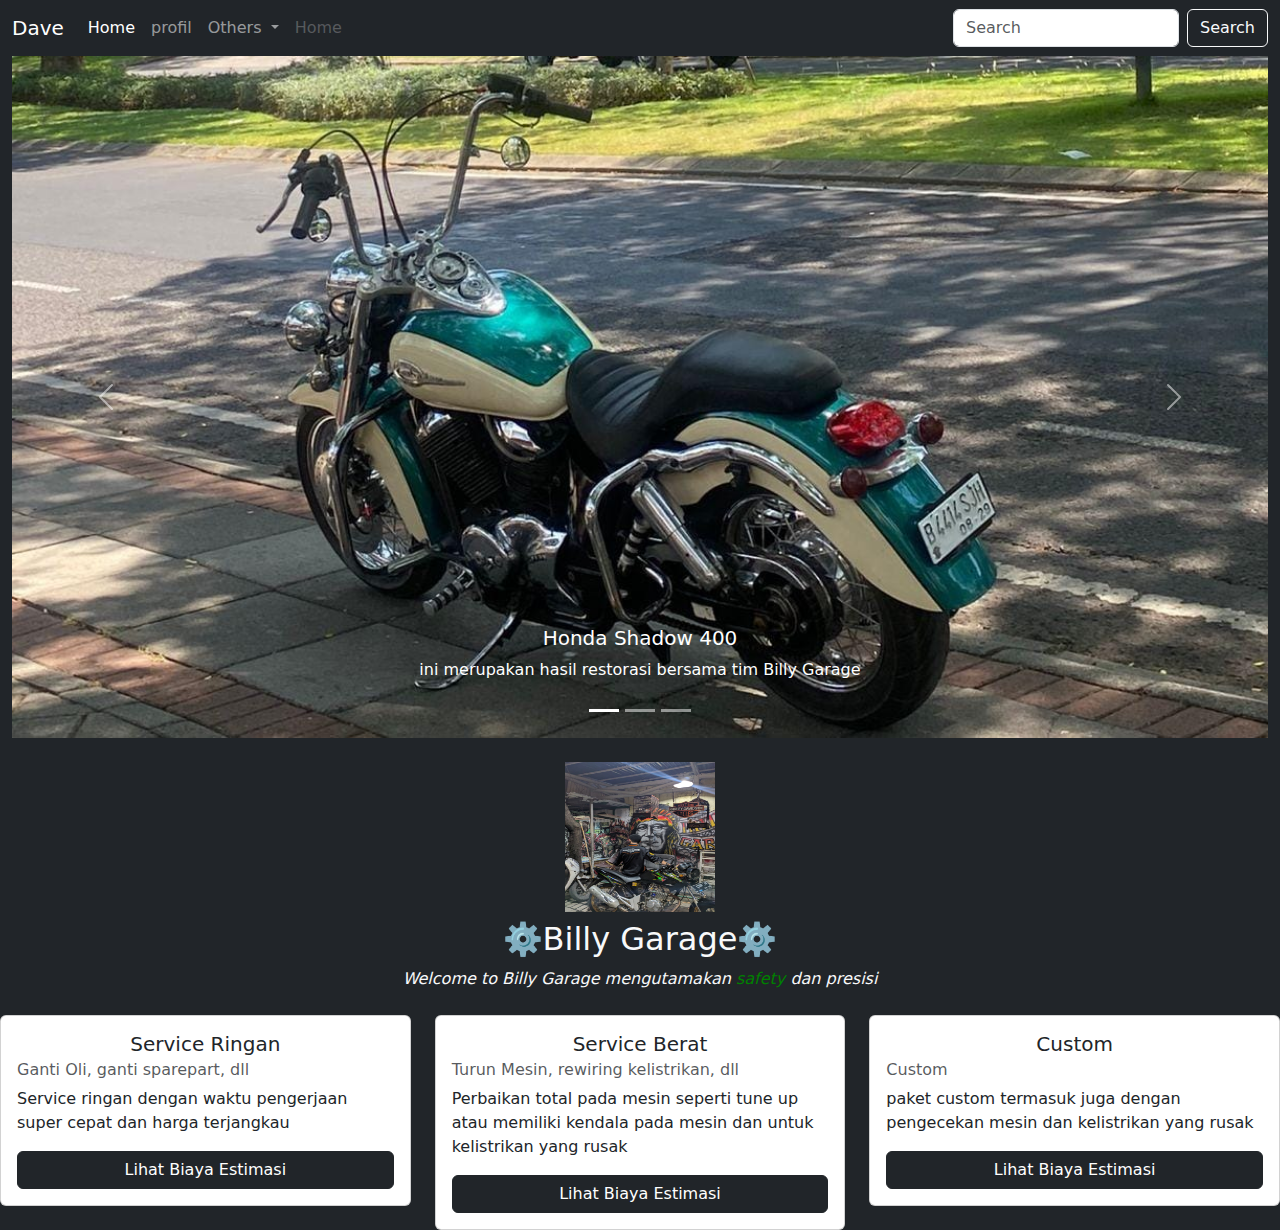
<file: index.html>
<!DOCTYPE html>
<html lang="en">
  <head>
    <meta charset="UTF-8" />
    <meta name="viewport" content="width=device-width, initial-scale=1.0" />
    <title>Dave</title>
    <link rel="stylesheet" href="bootstrap-5.3.8-dist/css/bootstrap.css" />
  </head>
  <body class="bg-dark">
    <nav
      class="navbar navbar-expand-lg navbar-dark bg-dark text-light sticky-top"
    >
      <div class="container-fluid">
        <a class="navbar-brand" href="#">Dave</a>
        <button
          class="navbar-toggler"
          type="button"
          data-bs-toggle="collapse"
          data-bs-target="#navbarSupportedContent"
          aria-controls="navbarSupportedContent"
          aria-expanded="false"
          aria-label="Toggle navigation"
        >
          <span class="navbar-toggler-icon"></span>
        </button>
        <div class="collapse navbar-collapse" id="navbarSupportedContent">
          <ul class="navbar-nav me-auto mb-2 mb-lg-0">
            <li class="nav-item">
              <a class="nav-link active" aria-current="page" href="/">Home</a>
            </li>
            <li class="nav-item">
              <a class="nav-link" href="/profil">profil</a>
            </li>
            <li class="nav-item dropdown">
              <a
                class="nav-link dropdown-toggle"
                href="#"
                role="button"
                data-bs-toggle="dropdown"
                aria-expanded="false"
              >
                Others
              </a>
              <ul class="dropdown-menu">
                <li>
                  <a class="dropdown-item" href="/service_ringan">service ringan</a>
                </li>
                <li>
                  <a class="dropdown-item" href="/service_berat">service berat</a>
                </li>
                <li><a class="dropdown-item" href="/custom">custom</a></li>
                <li><hr class="dropdown-divider" /></li>
              </ul>
            </li>
            <li class="nav-item">
              <a class="nav-link disabled" aria-disabled="true">Home</a>
            </li>
          </ul>
          <form class="d-flex" role="search">
            <input
              class="form-control me-2"
              type="search"
              placeholder="Search"
              aria-label="Search"
            />
            <button class="btn btn-outline-light" type="submit">Search</button>
          </form>
        </div>
      </div>
    </nav>

    <div class="container-fluid bg-dark text-light">
      <div id="carouselExampleCaptions" class="carousel slide">
        <div class="carousel-indicators">
          <button
            type="button"
            data-bs-target="#carouselExampleCaptions"
            data-bs-slide-to="0"
            class="active"
            aria-current="true"
            aria-label="Slide 1"
          ></button>
          <button
            type="button"
            data-bs-target="#carouselExampleCaptions"
            data-bs-slide-to="1"
            aria-label="Slide 2"
          ></button>
          <button
            type="button"
            data-bs-target="#carouselExampleCaptions"
            data-bs-slide-to="2"
            aria-label="Slide 3"
          ></button>
        </div>
        <div class="carousel-inner">
          <div class="carousel-item active">
            <img
              src="image/shadow.jpg"
              class="d-block w-100"
              alt="..."
              style="height: auto"
            />
            <div class="carousel-caption">
              <h5>Honda Shadow 400</h5>
              <p>ini merupakan hasil restorasi bersama tim Billy Garage</p>
            </div>
          </div>
          <div class="carousel-item">
            <img src="image/cb400.jpg" class="d-block w-100" alt="..." />
            <div class="carousel-caption">
              <h5>Honda CB 400</h5>
              <p>
                ini adalah hasil project restorasi dan custom bersama tim Billy
                Garage
              </p>
            </div>
          </div>
          <div class="carousel-item">
            <img src="image/gs500.jpg" class="d-block w-100" alt="..." />
            <div class="carousel-caption">
              <h5>Chooper basic Suzuki Gs 500</h5>
              <p>
                project custom yang masih berjalan dengan progres 90% bersama
                tim Bily Garage
              </p>
            </div>
          </div>
        </div>
        <button
          class="carousel-control-prev"
          type="button"
          data-bs-target="#carouselExampleCaptions"
          data-bs-slide="prev"
        >
          <span class="carousel-control-prev-icon" aria-hidden="true"></span>
          <span class="visually-hidden">Previous</span>
        </button>
        <button
          class="carousel-control-next"
          type="button"
          data-bs-target="#carouselExampleCaptions"
          data-bs-slide="next"
        >
          <span class="carousel-control-next-icon" aria-hidden="true"></span>
          <span class="visually-hidden">Next</span>
        </button>
      </div>

      <div class="row text-center align-items-center mt-4">
        <div class="col-12">
          <img src="/image/BillyGarage.jpg" width="150" height="150" />
          <h2 class="mt-2">⚙️Billy Garage⚙️</h2>
          <i
            >Welcome to Billy Garage mengutamakan
            <span style="color: green">safety</span> dan presisi</i
          >
        </div>
      </div>
    </div>

    <div class="bg-dark row text-dark">
      <div class="col-sm-4 g-4">
        <div class="card">
          <div class="card-body">
            <h5 class="card-title text-center">Service Ringan</h5>
            <h6 class="card-subtitle mb-2 text-body-secondary">
              Ganti Oli, ganti sparepart, dll
            </h6>
            <p class="card-text">
              Service ringan dengan waktu pengerjaan super cepat dan harga
              terjangkau
            </p>
            <a href="/service_ringan" class="btn btn-dark d-block"
              >Lihat Biaya Estimasi</a
            >
          </div>
        </div>
      </div>
      <div class="col-sm-4 g-4">
        <div class="card">
          <div class="card-body">
            <h5 class="card-title text-center">Service Berat</h5>
            <h6 class="card-subtitle mb-2 text-body-secondary">
              Turun Mesin, rewiring kelistrikan, dll
            </h6>
            <p class="card-text">
              Perbaikan total pada mesin seperti tune up atau memiliki kendala
              pada mesin dan untuk kelistrikan yang rusak
            </p>
            <a href="/service_berat" class="btn btn-dark d-block"
              >Lihat Biaya Estimasi</a
            >
          </div>
        </div>
      </div>
      <div class="col-sm-4 g-4">
        <div class="card">
          <div class="card-body">
            <h5 class="card-title text-center">Custom</h5>
            <h6 class="card-subtitle mb-2 text-body-secondary">Custom</h6>
            <p class="card-text">
              paket custom termasuk juga dengan pengecekan mesin dan kelistrikan
              yang rusak
            </p>
            <a href="/custom" class="btn btn-dark d-block">Lihat Biaya Estimasi</a>
          </div>
        </div>
      </div>
    </div>
    <script src="bootstrap-5.3.8-dist/js/bootstrap.bundle.min.js"></script>
  </body>
</html>
</file>
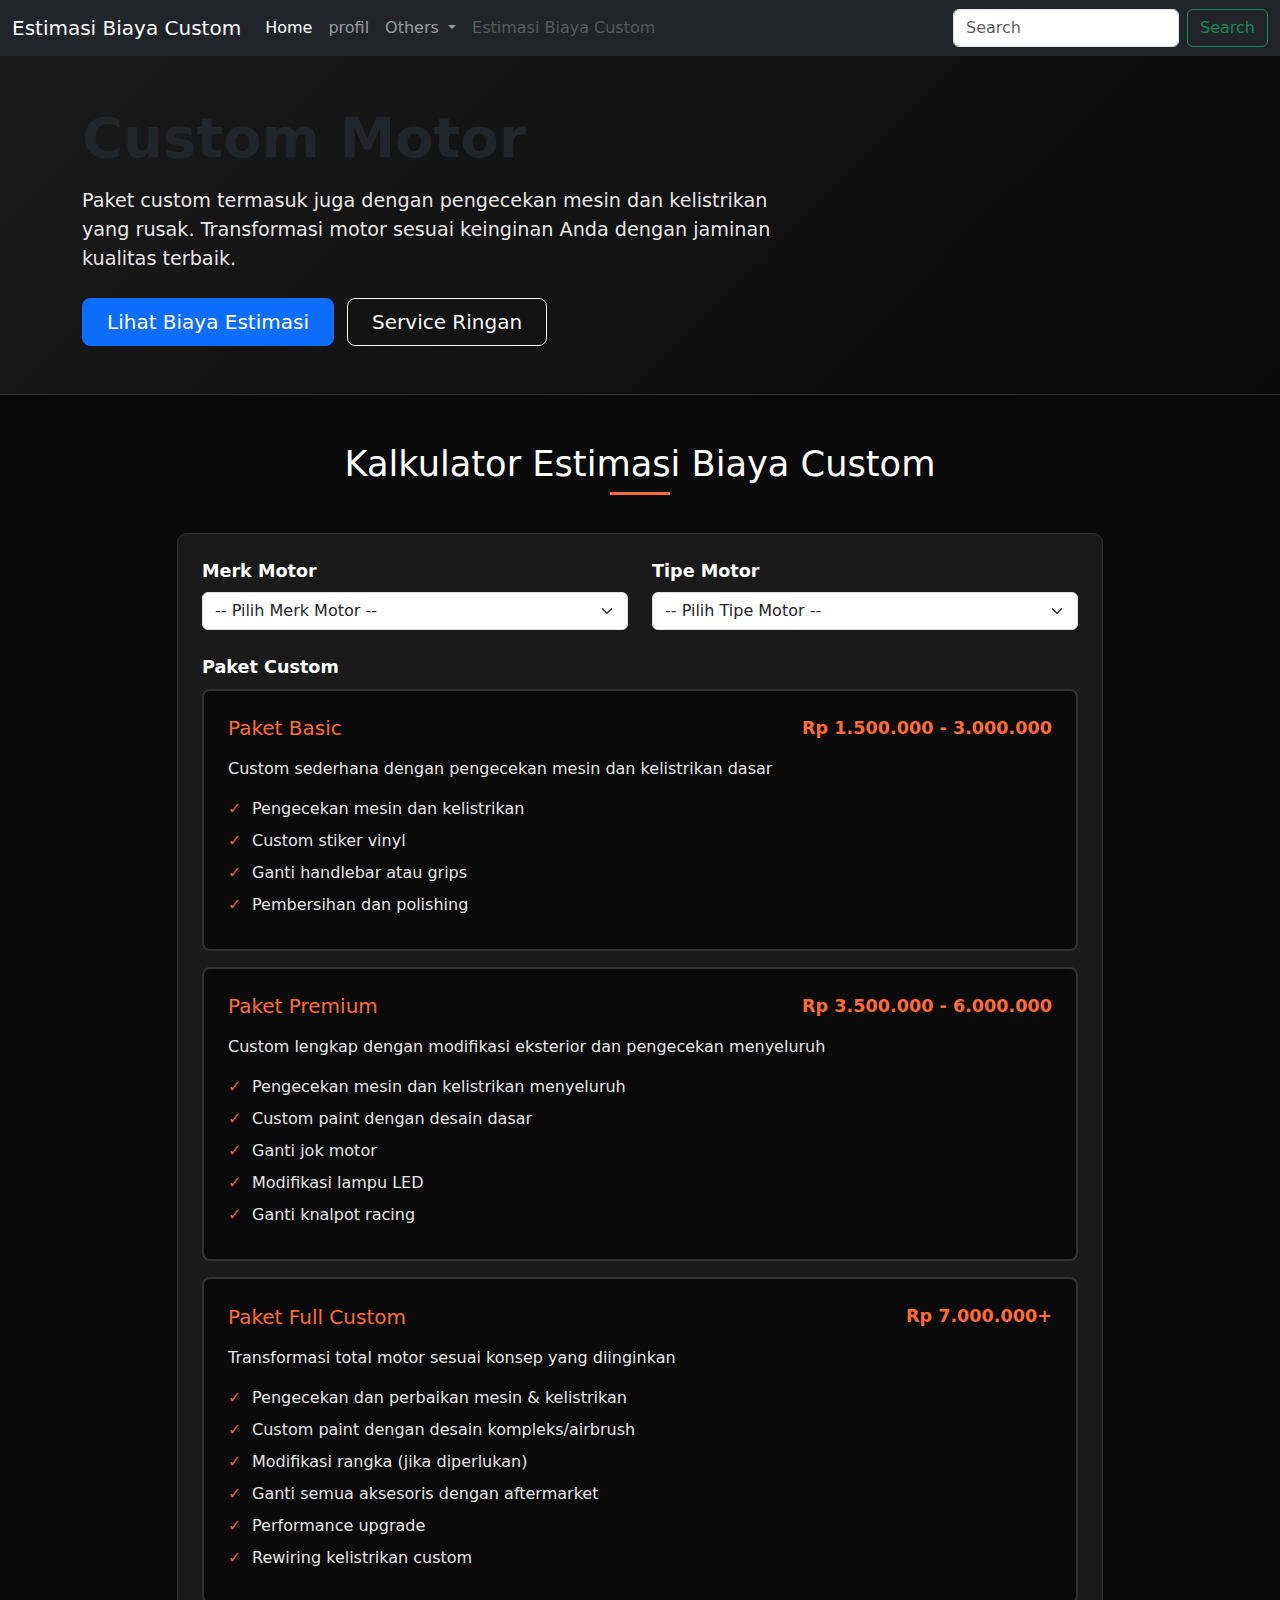
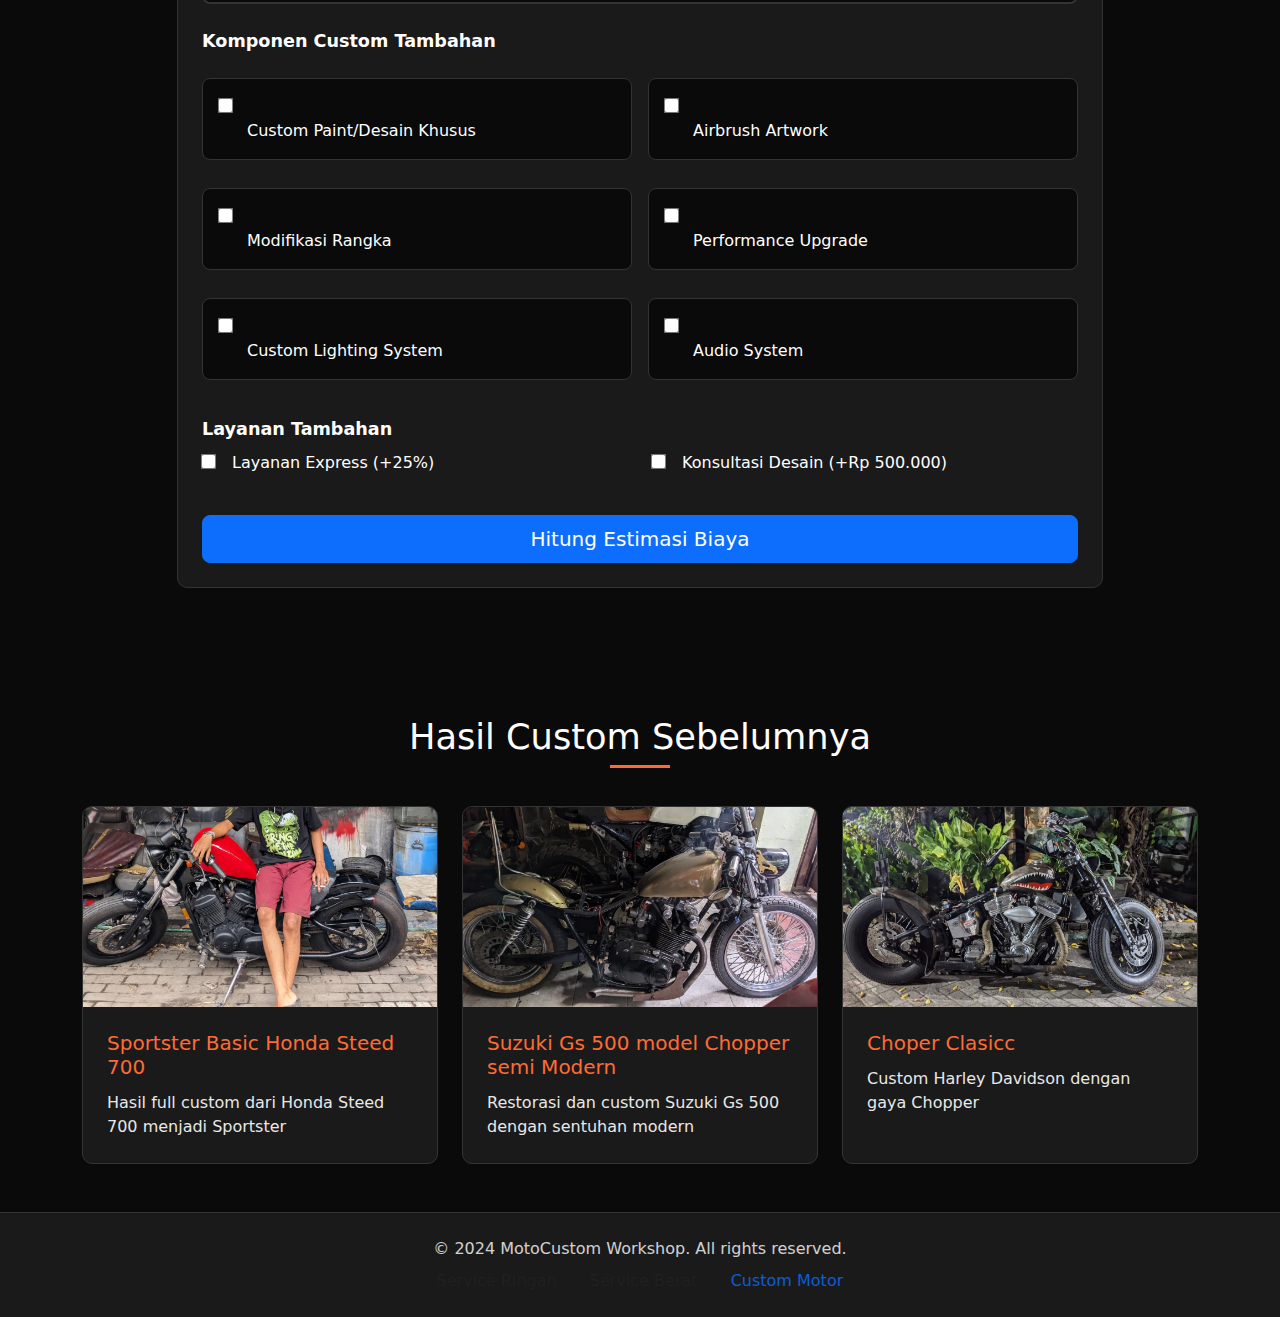
<file: custom/index.html>
<!DOCTYPE html>
<html lang="en">
  <head>
    <meta charset="UTF-8" />
    <meta name="viewport" content="width=device-width, initial-scale=1.0" />
    <title>Estimasi Biaya Custom</title>
    <link rel="stylesheet" href="style.css" />
    <link rel="stylesheet" href="bootstrap-5.3.8-dist/css/bootstrap.css" />
  </head>
  <body>
    <nav class="navbar navbar-expand-lg navbar-dark bg-dark text-light sticky-top">
      <div class="container-fluid">
        <a class="navbar-brand" href="#">Estimasi Biaya Custom</a>
        <button
          class="navbar-toggler"
          type="button"
          data-bs-toggle="collapse"
          data-bs-target="#navbarSupportedContent"
          aria-controls="navbarSupportedContent"
          aria-expanded="false"
          aria-label="Toggle navigation"
        >
          <span class="navbar-toggler-icon"></span>
        </button>
        <div class="collapse navbar-collapse" id="navbarSupportedContent">
          <ul class="navbar-nav me-auto mb-2 mb-lg-0">
            <li class="nav-item">
              <a class="nav-link active" aria-current="page" href="/">Home</a>
            </li>
            <li class="nav-item">
              <a class="nav-link" href="/profil">profil</a>
            </li>
            <li class="nav-item dropdown">
              <a
                class="nav-link dropdown-toggle"
                href="#"
                role="button"
                data-bs-toggle="dropdown"
                aria-expanded="false"
              >
                Others
              </a>
              <ul class="dropdown-menu">
                <li>
                  <a class="dropdown-item" href="/service_ringan">service ringan</a>
                </li>
                <li>
                  <a class="dropdown-item" href="/service_berat">service berat</a>
                </li>
                <li><a class="dropdown-item" href="/custom">custom</a></li>
                <li><hr class="dropdown-divider" /></li>
              </ul>
            </li>
            <li class="nav-item">
              <a class="nav-link disabled" aria-disabled="true">Estimasi Biaya Custom</a>
            </li>
          </ul>
          <form class="d-flex" role="search">
            <input
              class="form-control me-2"
              type="search"
              placeholder="Search"
              aria-label="Search"
            />
            <button class="btn btn-outline-success" type="submit">
              Search
            </button>
          </form>
        </div>
      </div>
    </nav>


    <header class="custom-header py-5">
        <div class="container">
            <div class="row align-items-center">
                <div class="col-lg-8">
                    <h1 class="display-4 fw-bold mb-3">Custom Motor</h1>
                    <p class="lead mb-4">Paket custom termasuk juga dengan pengecekan mesin dan kelistrikan yang rusak. Transformasi motor sesuai keinginan Anda dengan jaminan kualitas terbaik.</p>
                    <a href="#calculator" class="btn btn-primary btn-lg px-4">Lihat Biaya Estimasi</a>
                    <a href="index.html" class="btn btn-outline-light btn-lg px-4 ms-2">Service Ringan</a>
                </div>
                <div class="col-lg-4 text-center">
                    <div class="service-icon">
                        <i class="bi bi-palette"></i>
                    </div>
                </div>
            </div>
        </div>
    </header>


    <section id="calculator" class="py-5">
        <div class="container">
            <h2 class="section-title text-center mb-5">Kalkulator Estimasi Biaya Custom</h2>
            
            <div class="row">
                <div class="col-lg-10 mx-auto">
                    <div class="calculator-card p-4">
                        <form id="customServiceForm">
                            
                            <div class="row mb-4">
                                <div class="col-md-6">
                                    <label for="motorBrand" class="form-label">Merk Motor</label>
                                    <select class="form-select" id="motorBrand" required>
                                        <option value="" selected disabled>-- Pilih Merk Motor --</option>
                                        <option value="honda">Honda</option>
                                        <option value="yamaha">Yamaha</option>
                                        <option value="suzuki">Suzuki</option>
                                        <option value="kawasaki">Kawasaki</option>
                                        <option value="vespa">Vespa</option>
                                        <option value="other">Lainnya</option>
                                    </select>
                                </div>
                                <div class="col-md-6">
                                    <label for="motorType" class="form-label">Tipe Motor</label>
                                    <select class="form-select" id="motorType" required>
                                        <option value="" selected disabled>-- Pilih Tipe Motor --</option>
                                        <option value="matic">Matic</option>
                                        <option value="sport">Sport</option>
                                        <option value="bebek">Bebek</option>
                                        <option value="custom">Custom</option>
                                    </select>
                                </div>
                            </div>
                            
                            
                            <div class="mb-4">
                                <label class="form-label">Paket Custom</label>
                                <div class="package-options">
                                    <div class="package-card">
                                        <input type="radio" name="package" id="basicPackage" value="basic" class="package-input">
                                        <label for="basicPackage" class="package-label">
                                            <div class="package-header">
                                                <h5>Paket Basic</h5>
                                                <span class="package-price">Rp 1.500.000 - 3.000.000</span>
                                            </div>
                                            <p>Custom sederhana dengan pengecekan mesin dan kelistrikan dasar</p>
                                            <ul>
                                                <li>Pengecekan mesin dan kelistrikan</li>
                                                <li>Custom stiker vinyl</li>
                                                <li>Ganti handlebar atau grips</li>
                                                <li>Pembersihan dan polishing</li>
                                            </ul>
                                        </label>
                                    </div>
                                    
                                    <div class="package-card">
                                        <input type="radio" name="package" id="premiumPackage" value="premium" class="package-input">
                                        <label for="premiumPackage" class="package-label">
                                            <div class="package-header">
                                                <h5>Paket Premium</h5>
                                                <span class="package-price">Rp 3.500.000 - 6.000.000</span>
                                            </div>
                                            <p>Custom lengkap dengan modifikasi eksterior dan pengecekan menyeluruh</p>
                                            <ul>
                                                <li>Pengecekan mesin dan kelistrikan menyeluruh</li>
                                                <li>Custom paint dengan desain dasar</li>
                                                <li>Ganti jok motor</li>
                                                <li>Modifikasi lampu LED</li>
                                                <li>Ganti knalpot racing</li>
                                            </ul>
                                        </label>
                                    </div>
                                    
                                    <div class="package-card">
                                        <input type="radio" name="package" id="fullCustomPackage" value="full" class="package-input">
                                        <label for="fullCustomPackage" class="package-label">
                                            <div class="package-header">
                                                <h5>Paket Full Custom</h5>
                                                <span class="package-price">Rp 7.000.000+</span>
                                            </div>
                                            <p>Transformasi total motor sesuai konsep yang diinginkan</p>
                                            <ul>
                                                <li>Pengecekan dan perbaikan mesin & kelistrikan</li>
                                                <li>Custom paint dengan desain kompleks/airbrush</li>
                                                <li>Modifikasi rangka (jika diperlukan)</li>
                                                <li>Ganti semua aksesoris dengan aftermarket</li>
                                                <li>Performance upgrade</li>
                                                <li>Rewiring kelistrikan custom</li>
                                            </ul>
                                        </label>
                                    </div>
                                </div>
                            </div>
                            
                            
                            <div class="mb-4">
                                <label class="form-label">Komponen Custom Tambahan</label>
                                <div class="components-grid">
                                    <div class="row g-3">
                                        <div class="col-md-6">
                                            <div class="component-checkbox">
                                                <input type="checkbox" id="customPaint" value="customPaint">
                                                <label for="customPaint">
                                                    <i class="bi bi-brush"></i>
                                                    Custom Paint/Desain Khusus
                                                </label>
                                            </div>
                                        </div>
                                        <div class="col-md-6">
                                            <div class="component-checkbox">
                                                <input type="checkbox" id="airbrush" value="airbrush">
                                                <label for="airbrush">
                                                    <i class="bi bi-palette2"></i>
                                                    Airbrush Artwork
                                                </label>
                                            </div>
                                        </div>
                                        <div class="col-md-6">
                                            <div class="component-checkbox">
                                                <input type="checkbox" id="frameMod" value="frameMod">
                                                <label for="frameMod">
                                                    <i class="bi bi-wrench"></i>
                                                    Modifikasi Rangka
                                                </label>
                                            </div>
                                        </div>
                                        <div class="col-md-6">
                                            <div class="component-checkbox">
                                                <input type="checkbox" id="performance" value="performance">
                                                <label for="performance">
                                                    <i class="bi bi-speedometer2"></i>
                                                    Performance Upgrade
                                                </label>
                                            </div>
                                        </div>
                                        <div class="col-md-6">
                                            <div class="component-checkbox">
                                                <input type="checkbox" id="lighting" value="lighting">
                                                <label for="lighting">
                                                    <i class="bi bi-headlights"></i>
                                                    Custom Lighting System
                                                </label>
                                            </div>
                                        </div>
                                        <div class="col-md-6">
                                            <div class="component-checkbox">
                                                <input type="checkbox" id="audio" value="audio">
                                                <label for="audio">
                                                    <i class="bi bi-speaker"></i>
                                                    Audio System
                                                </label>
                                            </div>
                                        </div>
                                    </div>
                                </div>
                            </div>
                            
                            
                            <div class="mb-4">
                                <label class="form-label">Layanan Tambahan</label>
                                <div class="additional-services">
                                    <div class="row">
                                        <div class="col-md-6">
                                            <div class="service-checkbox">
                                                <input type="checkbox" id="emergency" value="emergency">
                                                <label for="emergency">Layanan Express (+25%)</label>
                                            </div>
                                        </div>
                                        <div class="col-md-6">
                                            <div class="service-checkbox">
                                                <input type="checkbox" id="designConsult" value="designConsult">
                                                <label for="designConsult">Konsultasi Desain (+Rp 500.000)</label>
                                            </div>
                                        </div>
                                    </div>
                                </div>
                            </div>
                            
                            <div class="d-grid">
                                <button type="button" class="btn btn-primary btn-lg" id="calculateBtn">Hitung Estimasi Biaya</button>
                            </div>
                        </form>
                    </div>
                </div>
            </div>
        </div>
    </section>

    
    <section id="result" class="py-5" style="display: none;">
        <div class="container">
            <div class="row">
                <div class="col-lg-10 mx-auto">
                    <div class="result-card p-4">
                        <h3 class="text-center mb-4">Estimasi Biaya Custom Motor</h3>
                        
                        <div class="row mb-4">
                            <div class="col-md-6">
                                <div class="detail-item">
                                    <h5>Rincian Biaya</h5>
                                    <ul class="list-group" id="costDetails">
                                        
                                    </ul>
                                </div>
                            </div>
                            <div class="col-md-6">
                                <div class="total-cost text-center">
                                    <h4>Total Estimasi</h4>
                                    <div class="price-display" id="totalCost">Rp 0</div>
                                    <div class="estimated-time mt-3">
                                        <i class="bi bi-clock me-2"></i>
                                        <span id="estimatedTime">Estimasi Waktu: -</span>
                                    </div>
                                    <p class="text-muted mt-3">*Harga dapat berubah setelah konsultasi detail</p>
                                </div>
                            </div>
                        </div>
                        
                        <div class="additional-info mb-4">
                            <div class="row">
                                <div class="col-md-6">
                                    <div class="info-card">
                                        <h6><i class="bi bi-shield-check me-2"></i>Garansi</h6>
                                        <p class="mb-0">6 bulan untuk pekerjaan custom dan 30 hari untuk pengecekan mesin & kelistrikan</p>
                                    </div>
                                </div>
                                <div class="col-md-6">
                                    <div class="info-card">
                                        <h6><i class="bi bi-tools me-2"></i>Proses</h6>
                                        <p class="mb-0">Konsultasi desain → Pengecekan teknis → Eksekusi → Quality Control</p>
                                    </div>
                                </div>
                            </div>
                        </div>
                        
                        <div class="text-center">
                            <button class="btn btn-outline-primary me-2" id="backBtn">Kembali ke Kalkulator</button>
                            <button class="btn btn-primary me-2" id="consultBtn">Konsultasi Desain</button>
                            <button class="btn btn-success" id="bookBtn">Booking Custom</button>
                        </div>
                    </div>
                </div>
            </div>
        </div>
    </section>

    
    <section class="py-5">
        <div class="container">
            <h2 class="section-title text-center mb-5">Hasil Custom Sebelumnya</h2>
            
            <div class="row g-4">
                <div class="col-md-4">
                    <div class="portfolio-card">
                        <div class="portfolio-image">
                            <img src="motor/Steed.jpg" alt="Custom Sport Bike">
                        </div>
                        <div class="portfolio-content">
                            <h5>Sportster Basic Honda Steed 700</h5>
                            <p>Hasil full custom dari Honda Steed 700 menjadi Sportster</p>
                        </div>
                    </div>
                </div>
                
                <div class="col-md-4">
                    <div class="portfolio-card">
                        <div class="portfolio-image">
                            <img src="motor/Choper modern.jpg" alt="Custom Classic">
                        </div>
                        <div class="portfolio-content">
                            <h5>Suzuki Gs 500 model Chopper semi Modern</h5>
                            <p>Restorasi dan custom Suzuki Gs 500 dengan sentuhan modern</p>
                        </div>
                    </div>
                </div>
                
                <div class="col-md-4">
                    <div class="portfolio-card">
                        <div class="portfolio-image">
                            <img src="motor/Choper Clasic.jpg" alt="Custom Bobber">
                        </div>
                        <div class="portfolio-content">
                            <h5>Choper Clasicc</h5>
                            <p>Custom Harley Davidson dengan gaya Chopper</p>
                        </div>
                    </div>
                </div>
            </div>
        </div>
    </section>

    
    <footer class="py-4">
        <div class="container text-center">
            <p class="mb-0">&copy; 2024 MotoCustom Workshop. All rights reserved.</p>
            <div class="footer-links mt-2">
                <a href="index.html" class="text-muted me-3">Service Ringan</a>
                <a href="heavy-service.html" class="text-muted me-3">Service Berat</a>
                <a href="custom-service.html" class="text-primary">Custom Motor</a>
            </div>
        </div>
    </footer>

    <script src="script.js"></script>
    <script src="bootstrap-5.3.8-dist/js/bootstrap.bundle.min.js"></script>
  </body>
</html>
</file>
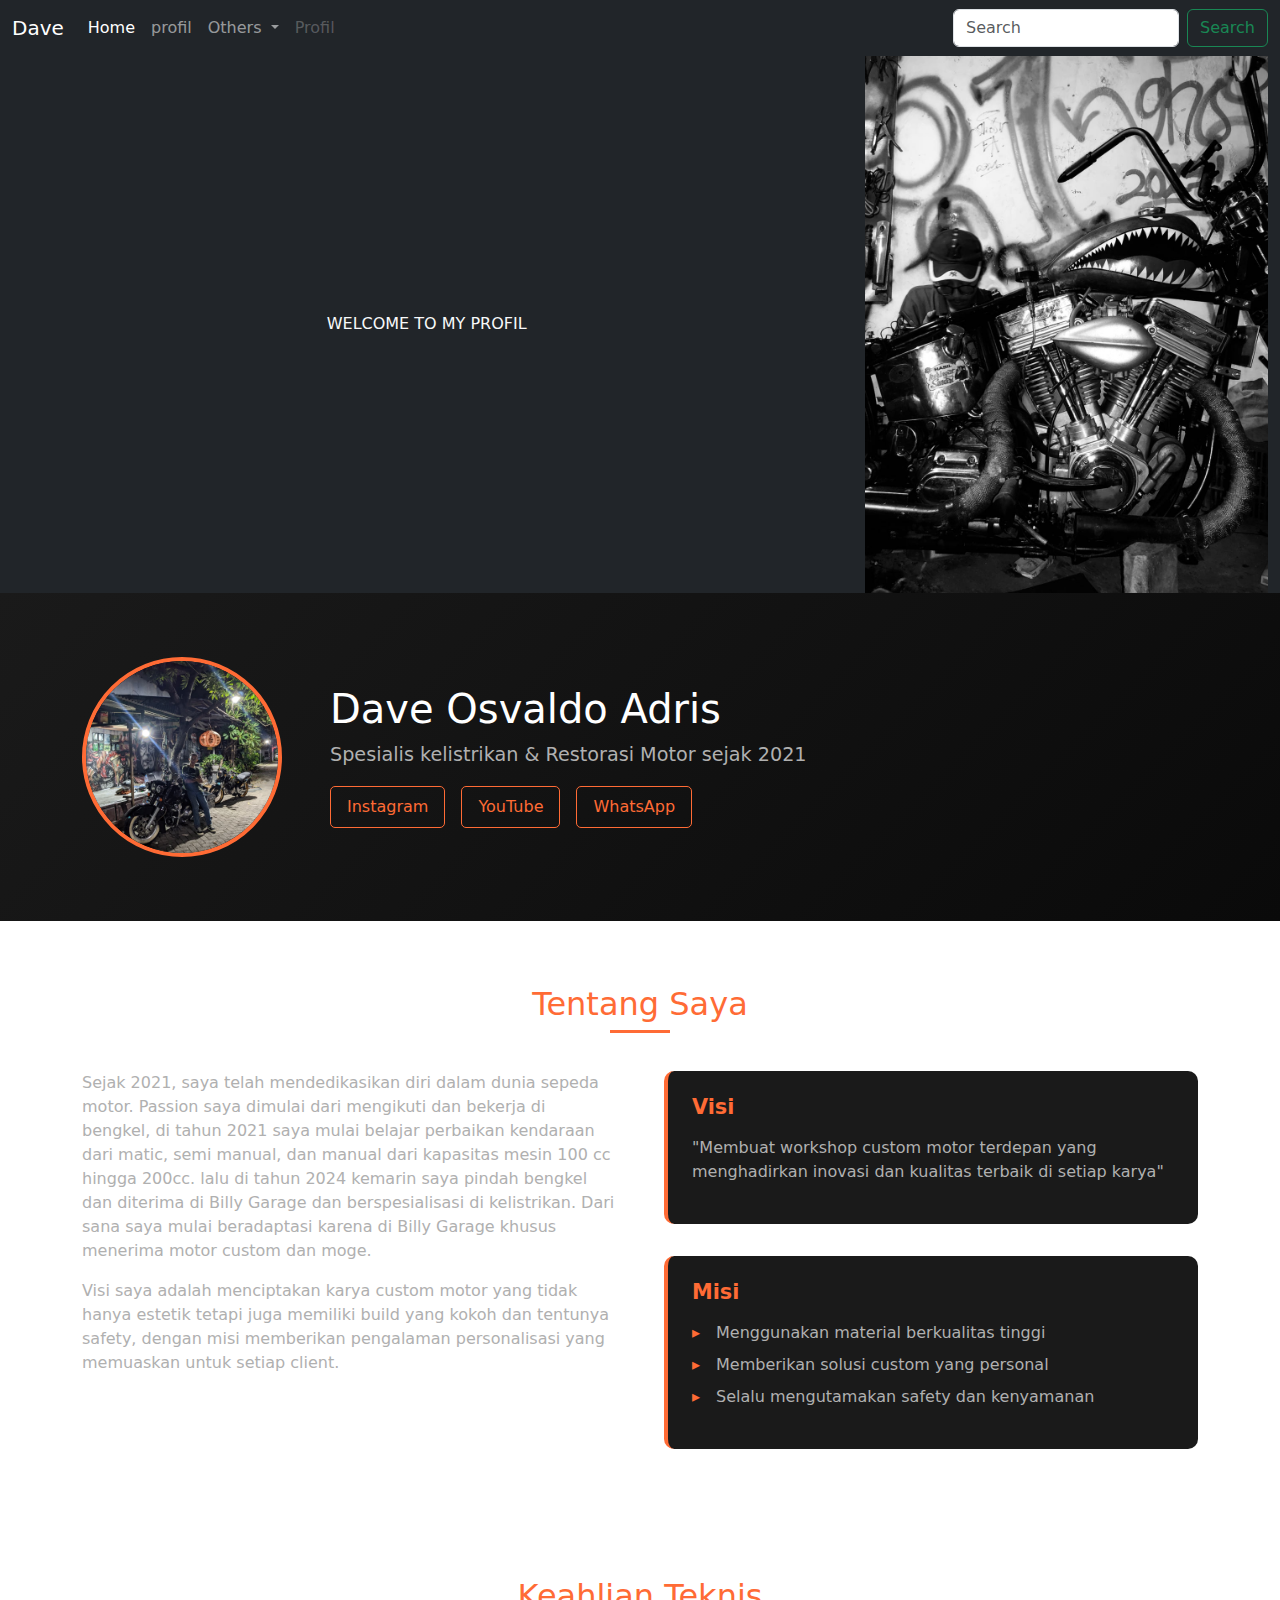
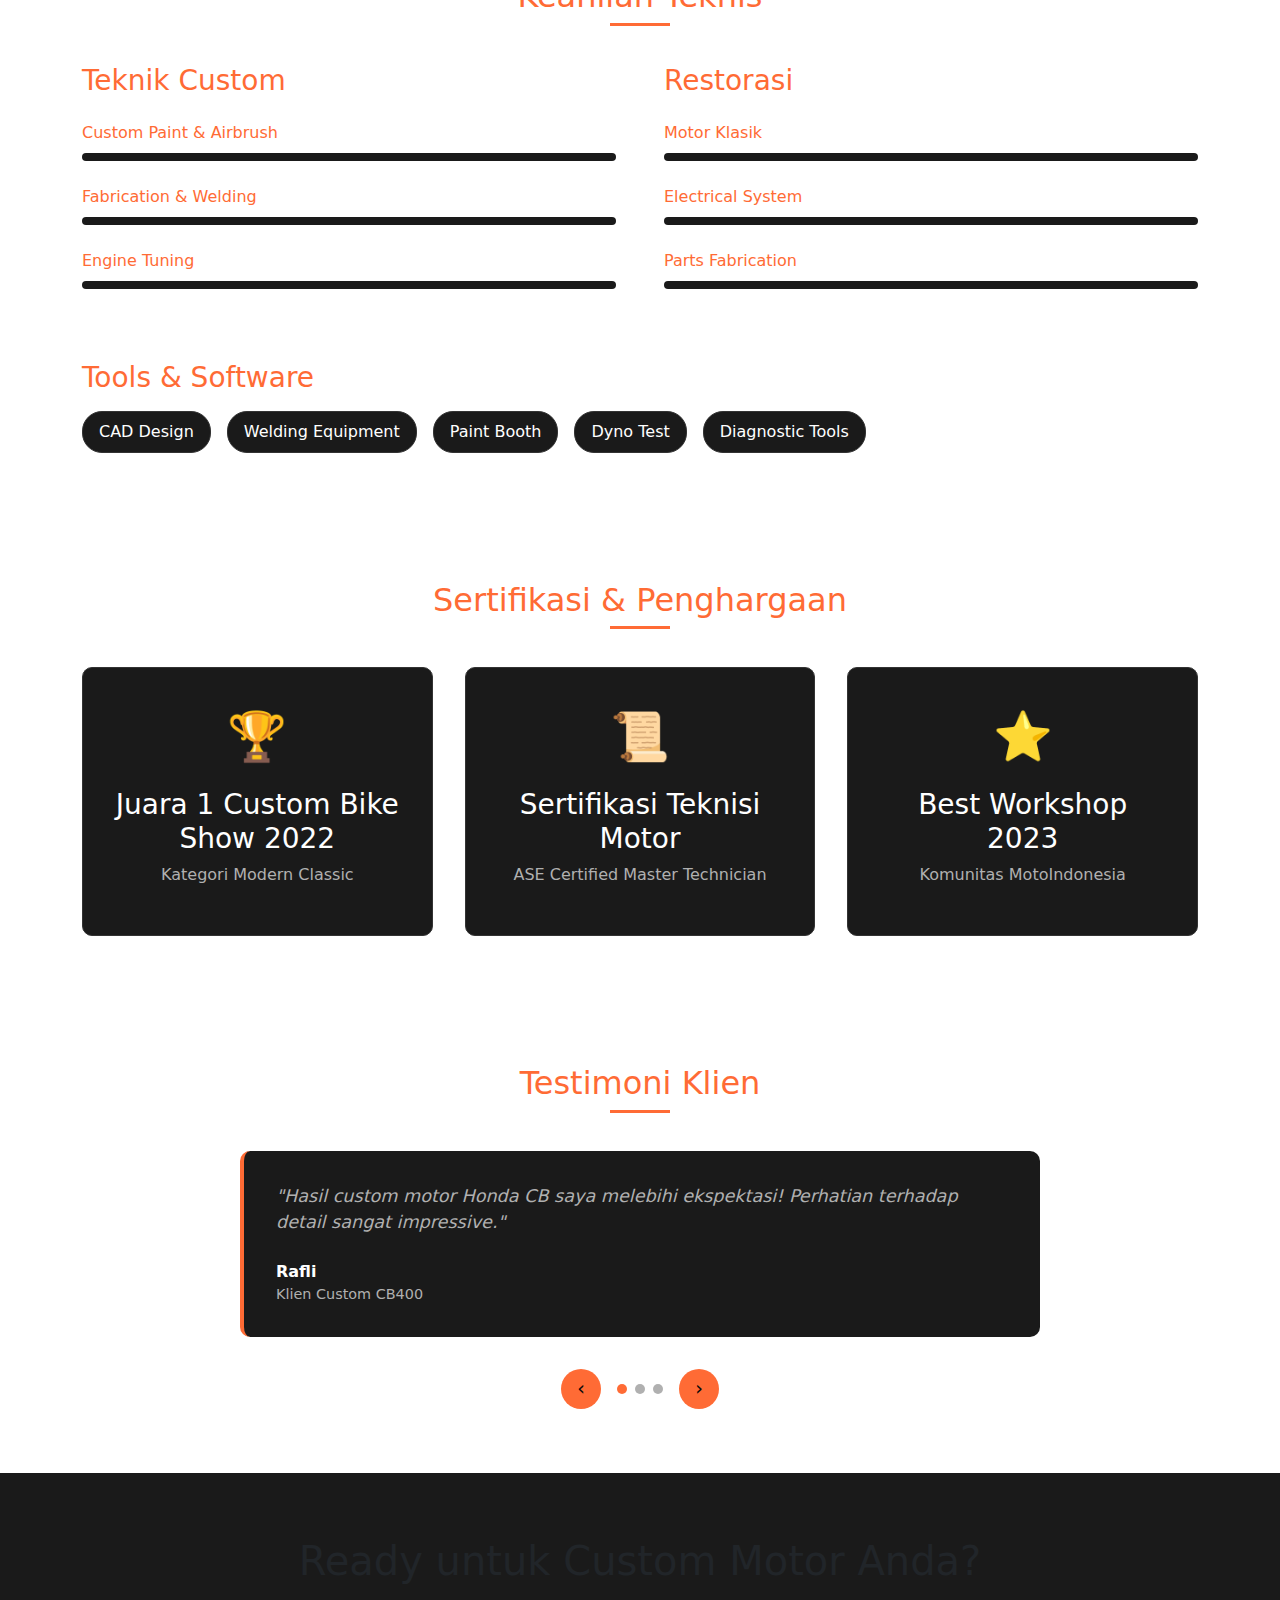
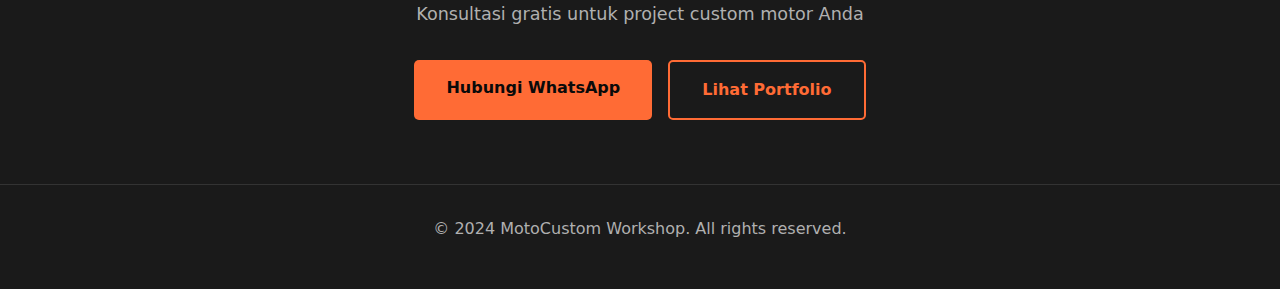
<file: profil/index.html>
<!DOCTYPE html>
<html lang="en">
  <head>
    <meta charset="UTF-8" />
    <meta name="viewport" content="width=device-width, initial-scale=1.0" />
    <title>Dave-profil</title>
    <link rel="stylesheet" href="style.css" />
    <link rel="stylesheet" href="bootstrap-5.3.8-dist/css/bootstrap.css" />
  </head>
  <body>
    <nav
      class="navbar navbar-expand-lg navbar-dark bg-dark text-light sticky-top"
    >
      <div class="container-fluid">
        <a class="navbar-brand" href="#">Dave</a>
        <button
          class="navbar-toggler"
          type="button"
          data-bs-toggle="collapse"
          data-bs-target="#navbarSupportedContent"
          aria-controls="navbarSupportedContent"
          aria-expanded="false"
          aria-label="Toggle navigation"
        >
          <span class="navbar-toggler-icon"></span>
        </button>
        <div class="collapse navbar-collapse" id="navbarSupportedContent">
          <ul class="navbar-nav me-auto mb-2 mb-lg-0">
            <li class="nav-item">
              <a class="nav-link active" aria-current="page" href="/">Home</a>
            </li>
            <li class="nav-item">
              <a class="nav-link" href="/profil">profil</a>
            </li>
            <li class="nav-item dropdown">
              <a
                class="nav-link dropdown-toggle"
                href="#"
                role="button"
                data-bs-toggle="dropdown"
                aria-expanded="false"
              >
                Others
              </a>
              <ul class="dropdown-menu">
                <li>
                  <a class="dropdown-item" href="/service_ringan">service ringan</a>
                </li>
                <li>
                  <a class="dropdown-item" href="/service_berat">service berat</a>
                </li>
                <li><a class="dropdown-item" href="/custom">custom</a></li>
                <li><hr class="dropdown-divider" /></li>
              </ul>
            </li>
            <li class="nav-item">
              <a class="nav-link disabled" aria-disabled="true">Profil</a>
            </li>
          </ul>
          <form class="d-flex" role="search">
            <input
              class="form-control me-2"
              type="search"
              placeholder="Search"
              aria-label="Search"
            />
            <button class="btn btn-outline-success" type="submit">
              Search
            </button>
          </form>
        </div>
      </div>
    </nav>

    <div class="container-fluid bg-dark text-light">
      <div class="row text-center align-items-center">
        <div class="col-8">WELCOME TO MY PROFIL</div>
        <div class="col-4">
          <img src="/image/pengalaman.jpg" alt="my image" style="width: 100%" />
        </div>
      </div>
    </div>

    <section class="profile-header">
      <div class="container">
        <div class="header-content">
          <div class="profile-image">
            <img src="img/home.jpg" alt="Foto Profil" class="profile-img" />
          </div>
          <div class="profile-info">
            <h1 class="profile-name">Dave Osvaldo Adris</h1>
            <p class="profile-tagline">
              Spesialis kelistrikan & Restorasi Motor sejak 2021
            </p>
            <div class="social-links">
              <a href="https://www.instagram.com/_daveadrs" class="social-link"
                >Instagram</a
              >
              <a href="#" class="social-link">YouTube</a>
              <a href="https://wa.me/6281348086745" class="social-link"
                >WhatsApp</a
              >
            </div>
          </div>
        </div>
      </div>
    </section>


    <section class="about-section">
      <div class="container">
        <h2 class="section-title">Tentang Saya</h2>
        <div class="about-content">
          <div class="about-text">
            <p>
              Sejak 2021, saya telah mendedikasikan diri dalam dunia sepeda
              motor. Passion saya dimulai dari mengikuti dan bekerja di bengkel,
              di tahun 2021 saya mulai belajar perbaikan kendaraan dari matic,
              semi manual, dan manual dari kapasitas mesin 100 cc hingga 200cc.
              lalu di tahun 2024 kemarin saya pindah bengkel dan diterima di
              Billy Garage dan berspesialisasi di kelistrikan. Dari sana saya
              mulai beradaptasi karena di Billy Garage khusus menerima motor
              custom dan moge.
            </p>
            <p>
              Visi saya adalah menciptakan karya custom motor yang tidak hanya
              estetik tetapi juga memiliki build yang kokoh dan tentunya safety,
              dengan misi memberikan pengalaman personalisasi yang memuaskan
              untuk setiap client.
            </p>
          </div>
          <div class="vision-mission">
            <div class="vision">
              <h3>Visi</h3>
              <p>
                "Membuat workshop custom motor terdepan yang menghadirkan
                inovasi dan kualitas terbaik di setiap karya"
              </p>
            </div>
            <div class="mission">
              <h3>Misi</h3>
              <ul>
                <li>Menggunakan material berkualitas tinggi</li>
                <li>Memberikan solusi custom yang personal</li>
                <li>Selalu mengutamakan safety dan kenyamanan</li>
              </ul>
            </div>
          </div>
        </div>
      </div>
    </section>


    <section class="skills-section">
      <div class="container">
        <h2 class="section-title">Keahlian Teknis</h2>
        <div class="skills-grid">
          <div class="skill-category">
            <h3>Teknik Custom</h3>
            <div class="skill-item">
              <span class="skill-name">Custom Paint & Airbrush</span>
              <div class="skill-bar">
                <div class="skill-level" data-level="95"></div>
              </div>
            </div>
            <div class="skill-item">
              <span class="skill-name">Fabrication & Welding</span>
              <div class="skill-bar">
                <div class="skill-level" data-level="90"></div>
              </div>
            </div>
            <div class="skill-item">
              <span class="skill-name">Engine Tuning</span>
              <div class="skill-bar">
                <div class="skill-level" data-level="90"></div>
              </div>
            </div>
          </div>
          <div class="skill-category">
            <h3>Restorasi</h3>
            <div class="skill-item">
              <span class="skill-name">Motor Klasik</span>
              <div class="skill-bar">
                <div class="skill-level" data-level="92"></div>
              </div>
            </div>
            <div class="skill-item">
              <span class="skill-name">Electrical System</span>
              <div class="skill-bar">
                <div class="skill-level" data-level="97"></div>
              </div>
            </div>
            <div class="skill-item">
              <span class="skill-name">Parts Fabrication</span>
              <div class="skill-bar">
                <div class="skill-level" data-level="87"></div>
              </div>
            </div>
          </div>
        </div>
        <div class="tools-section">
          <h3>Tools & Software</h3>
          <div class="tools-list">
            <span class="tool-tag">CAD Design</span>
            <span class="tool-tag">Welding Equipment</span>
            <span class="tool-tag">Paint Booth</span>
            <span class="tool-tag">Dyno Test</span>
            <span class="tool-tag">Diagnostic Tools</span>
          </div>
        </div>
      </div>
    </section>


    <section class="certifications-section">
      <div class="container">
        <h2 class="section-title">Sertifikasi & Penghargaan</h2>
        <div class="cert-grid">
          <div class="cert-card">
            <div class="cert-icon">🏆</div>
            <h3>Juara 1 Custom Bike Show 2022</h3>
            <p>Kategori Modern Classic</p>
          </div>
          <div class="cert-card">
            <div class="cert-icon">📜</div>
            <h3>Sertifikasi Teknisi Motor</h3>
            <p>ASE Certified Master Technician</p>
          </div>
          <div class="cert-card">
            <div class="cert-icon">⭐</div>
            <h3>Best Workshop 2023</h3>
            <p>Komunitas MotoIndonesia</p>
          </div>
        </div>
      </div>
    </section>


    <section class="testimonials-section">
      <div class="container">
        <h2 class="section-title">Testimoni Klien</h2>
        <div class="testimonials-slider">
          <div class="testimonial-card active">
            <p class="testimonial-text">
              "Hasil custom motor Honda CB saya melebihi ekspektasi! Perhatian
              terhadap detail sangat impressive."
            </p>
            <div class="client-info">
              <strong>Rafli</strong>
              <span>Klien Custom CB400</span>
            </div>
          </div>
          <div class="testimonial-card">
            <p class="testimonial-text">
              "Workshop yang professional dan hasil kerja rapi. Motor klasik
              saya seperti baru lagi!"
            </p>
            <div class="client-info">
              <strong>Panji</strong>
              <span>Klien Restorasi Honda Shadow</span>
            </div>
          </div>
          <div class="testimonial-card">
            <p class="testimonial-text">
              "Pelayanan memuaskan dan timely completion. Recommended banget
              untuk custom motor!"
            </p>
            <div class="client-info">
              <strong>Bung Teli</strong>
              <span>Klien Custom Honda NV 750</span>
            </div>
          </div>
        </div>
        <div class="slider-controls">
          <button class="slider-btn prev-btn">‹</button>
          <div class="slider-dots"></div>
          <button class="slider-btn next-btn">›</button>
        </div>
      </div>
    </section>


    <section class="cta-section">
      <div class="container">
        <h2>Ready untuk Custom Motor Anda?</h2>
        <p>Konsultasi gratis untuk project custom motor Anda</p>
        <div class="cta-buttons">
          <a href="https://wa.me/6281234567890" class="cta-btn primary"
            >Hubungi WhatsApp</a
          >
          <a href="experience.html" class="cta-btn secondary"
            >Lihat Portfolio</a
          >
        </div>
      </div>
    </section>


    <footer class="footer">
      <div class="container">
        <p>&copy; 2024 MotoCustom Workshop. All rights reserved.</p>
      </div>
    </footer>

    <script src="script.js"></script>

    <script src="bootstrap-5.3.8-dist/js/bootstrap.bundle.min.js"></script>
  </body>
</html>
</file>
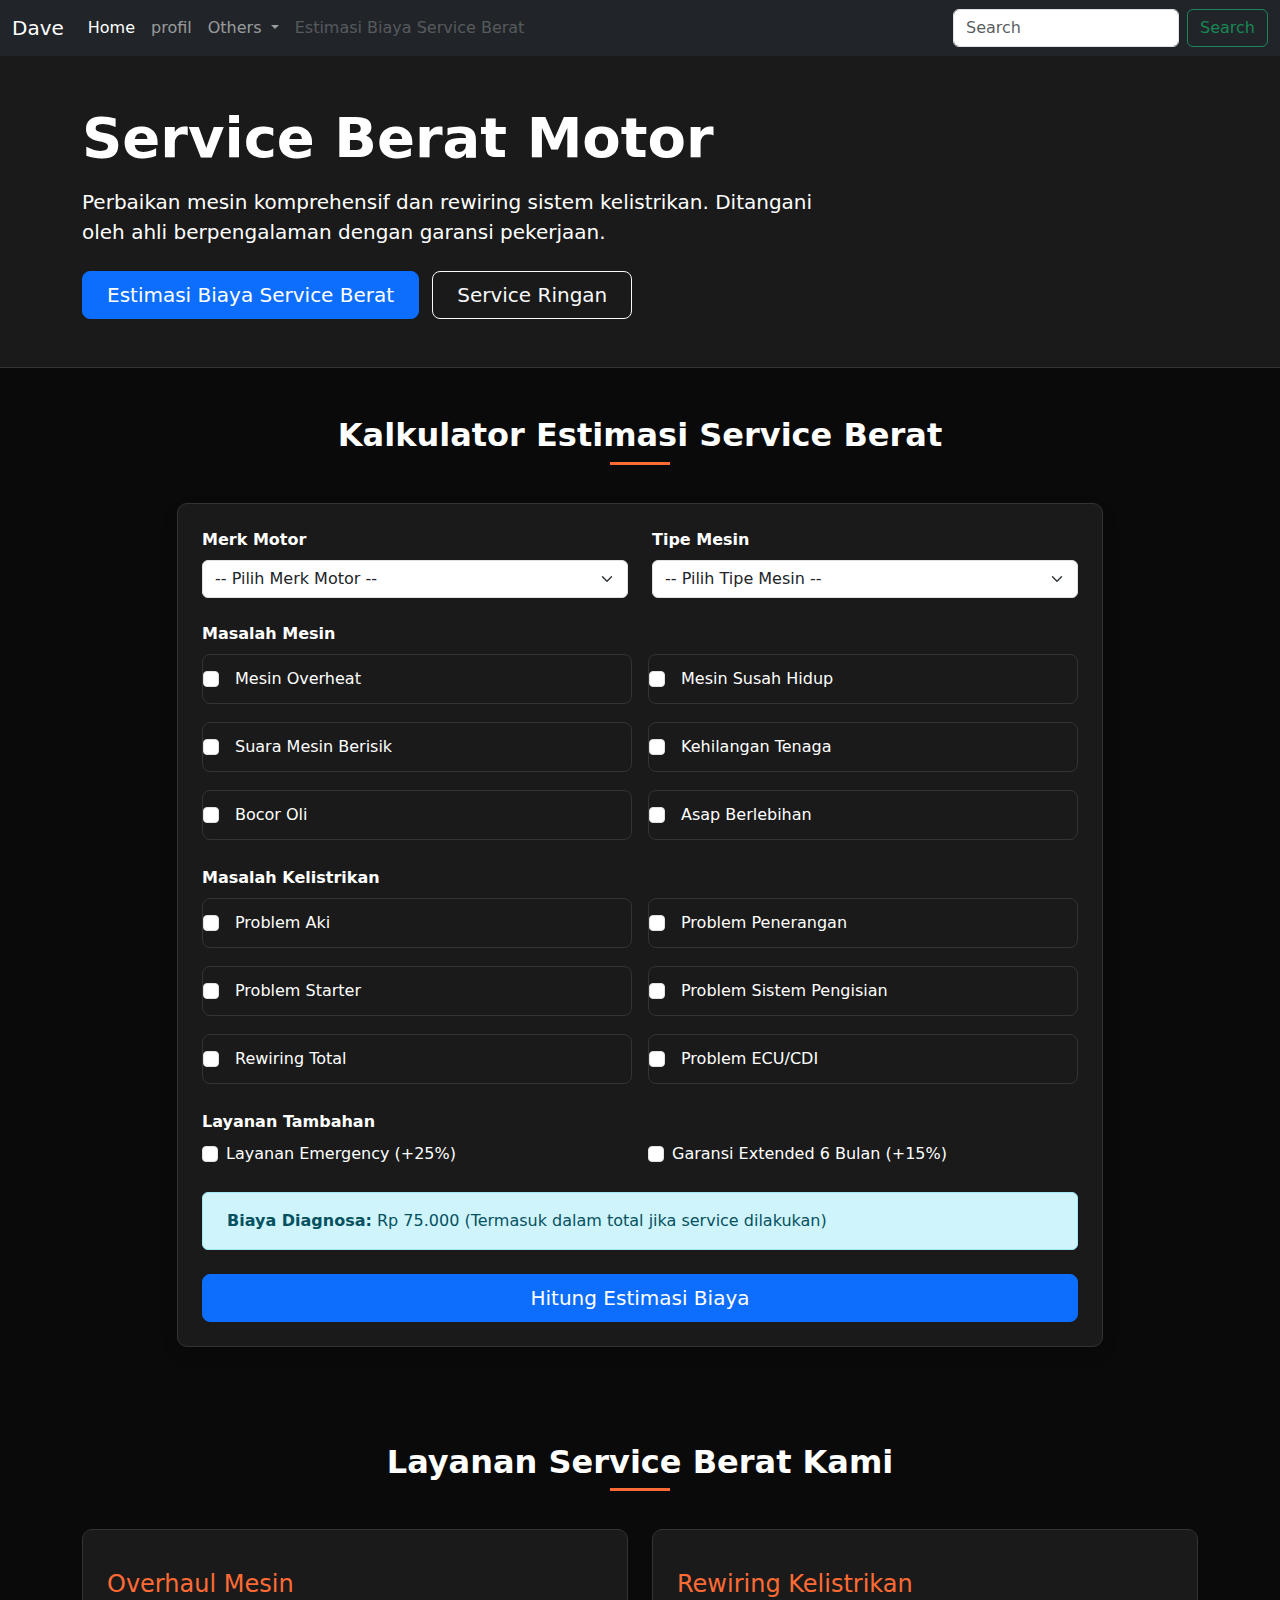
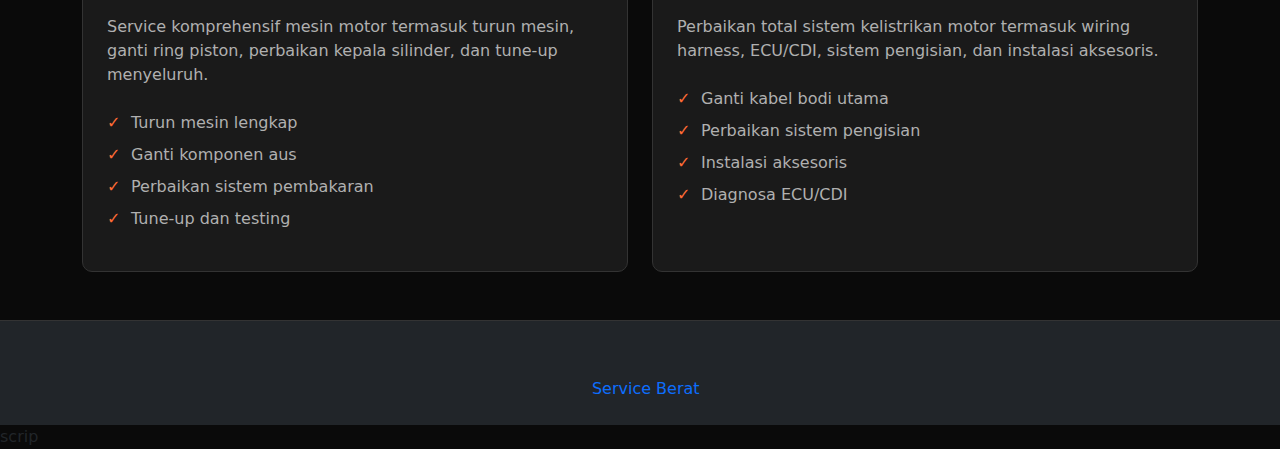
<file: service_berat/index.html>
<!DOCTYPE html>
<html lang="en">
  <head>
    <meta charset="UTF-8" />
    <meta name="viewport" content="width=device-width, initial-scale=1.0" />
    <title>Service Berat</title>
    <link rel="stylesheet" href="style.css" />
    <link rel="stylesheet" href="bootstrap-5.3.8-dist/css/bootstrap.css" />
  </head>
  <body>
    <nav class="navbar navbar-expand-lg navbar-dark bg-dark text-light sticky-top">
      <div class="container-fluid">
        <a class="navbar-brand" href="#">Dave</a>
        <button
          class="navbar-toggler"
          type="button"
          data-bs-toggle="collapse"
          data-bs-target="#navbarSupportedContent"
          aria-controls="navbarSupportedContent"
          aria-expanded="false"
          aria-label="Toggle navigation"
        >
          <span class="navbar-toggler-icon"></span>
        </button>
        <div class="collapse navbar-collapse" id="navbarSupportedContent">
          <ul class="navbar-nav me-auto mb-2 mb-lg-0">
            <li class="nav-item">
              <a class="nav-link active" aria-current="page" href="/">Home</a>
            </li>
            <li class="nav-item">
              <a class="nav-link" href="/profil">profil</a>
            </li>
            <li class="nav-item dropdown">
              <a
                class="nav-link dropdown-toggle"
                href="#"
                role="button"
                data-bs-toggle="dropdown"
                aria-expanded="false"
              >
                Others
              </a>
              <ul class="dropdown-menu">
                <li>
                  <a class="dropdown-item" href="/service_ringan">service ringan</a>
                </li>
                <li>
                  <a class="dropdown-item" href="/service_berat">service berat</a>
                </li>
                <li><a class="dropdown-item" href="/custom">custom</a></li>
                <li><hr class="dropdown-divider" /></li>
              </ul>
            </li>
            <li class="nav-item">
              <a class="nav-link disabled" aria-disabled="true">Estimasi Biaya Service Berat</a>
            </li>
          </ul>
          <form class="d-flex" role="search">
            <input
              class="form-control me-2"
              type="search"
              placeholder="Search"
              aria-label="Search"
            />
            <button class="btn btn-outline-success" type="submit">
              Search
            </button>
          </form>
        </div>
      </div>
    </nav>


    <header class="heavy-header py-5">
        <div class="container">
            <div class="row align-items-center">
                <div class="col-lg-8">
                    <h1 class="display-4 fw-bold mb-3">Service Berat Motor</h1>
                    <p class="lead mb-4">Perbaikan mesin komprehensif dan rewiring sistem kelistrikan. Ditangani oleh ahli berpengalaman dengan garansi pekerjaan.</p>
                    <a href="#calculator" class="btn btn-primary btn-lg px-4 ">Estimasi Biaya Service Berat</a>
                    <a href="index.html" class="btn btn-outline-light btn-lg px-4 ms-2">Service Ringan</a>
                </div>
                <div class="col-lg-4 text-center">
                    <div class="service-icon">
                        <i class="bi bi-gear-fill"></i>
                    </div>
                </div>
            </div>
        </div>
    </header>


    <section id="calculator" class="py-5">
        <div class="container">
            <h2 class="section-title text-center mb-5">Kalkulator Estimasi Service Berat</h2>
            
            <div class="row">
                <div class="col-lg-10 mx-auto">
                    <div class="calculator-card p-4 shadow">
                        <form id="heavyServiceForm">
                            
                            <div class="row mb-4">
                                <div class="col-md-6">
                                    <label for="motorBrand" class="form-label fw-bold">Merk Motor</label>
                                    <select class="form-select" id="motorBrand" required>
                                        <option value="" selected disabled>-- Pilih Merk Motor --</option>
                                        <option value="honda">Honda</option>
                                        <option value="yamaha">Yamaha</option>
                                        <option value="suzuki">Suzuki</option>
                                        <option value="kawasaki">Kawasaki</option>
                                        <option value="vespa">Vespa</option>
                                        <option value="other">Lainnya</option>
                                    </select>
                                </div>
                                <div class="col-md-6">
                                    <label for="engineType" class="form-label fw-bold">Tipe Mesin</label>
                                    <select class="form-select" id="engineType" required>
                                        <option value="" selected disabled>-- Pilih Tipe Mesin --</option>
                                        <option value="matic">Matic</option>
                                        <option value="sport">Sport</option>
                                        <option value="bebek">Bebek</option>
                                        <option value="matic">Skutik</option>
                                        <option value="custom">Custom</option>
                                    </select>
                                </div>
                            </div>
                            
                            
                            <div class="mb-4">
                                <label class="form-label fw-bold">Masalah Mesin</label>
                                <div class="problems-grid">
                                    <div class="row g-3">
                                        <div class="col-md-6">
                                            <div class="form-check problem-checkbox">
                                                <input class="form-check-input" type="checkbox" id="overheat" value="overheat">
                                                <label class="form-check-label" for="overheat">
                                                    <i class="bi bi-thermometer-high me-2"></i>Mesin Overheat
                                                </label>
                                            </div>
                                        </div>
                                        <div class="col-md-6">
                                            <div class="form-check problem-checkbox">
                                                <input class="form-check-input" type="checkbox" id="noStart" value="noStart">
                                                <label class="form-check-label" for="noStart">
                                                    <i class="bi bi-power me-2"></i>Mesin Susah Hidup
                                                </label>
                                            </div>
                                        </div>
                                        <div class="col-md-6">
                                            <div class="form-check problem-checkbox">
                                                <input class="form-check-input" type="checkbox" id="engineNoise" value="engineNoise">
                                                <label class="form-check-label" for="engineNoise">
                                                    <i class="bi bi-volume-up me-2"></i>Suara Mesin Berisik
                                                </label>
                                            </div>
                                        </div>
                                        <div class="col-md-6">
                                            <div class="form-check problem-checkbox">
                                                <input class="form-check-input" type="checkbox" id="lossPower" value="lossPower">
                                                <label class="form-check-label" for="lossPower">
                                                    <i class="bi bi-speedometer2 me-2"></i>Kehilangan Tenaga
                                                </label>
                                            </div>
                                        </div>
                                        <div class="col-md-6">
                                            <div class="form-check problem-checkbox">
                                                <input class="form-check-input" type="checkbox" id="oilLeak" value="oilLeak">
                                                <label class="form-check-label" for="oilLeak">
                                                    <i class="bi bi-droplet me-2"></i>Bocor Oli
                                                </label>
                                            </div>
                                        </div>
                                        <div class="col-md-6">
                                            <div class="form-check problem-checkbox">
                                                <input class="form-check-input" type="checkbox" id="smoke" value="smoke">
                                                <label class="form-check-label" for="smoke">
                                                    <i class="bi bi-cloud me-2"></i>Asap Berlebihan
                                                </label>
                                            </div>
                                        </div>
                                    </div>
                                </div>
                            </div>
                            
                            
                            <div class="mb-4">
                                <label class="form-label fw-bold">Masalah Kelistrikan</label>
                                <div class="problems-grid">
                                    <div class="row g-3">
                                        <div class="col-md-6">
                                            <div class="form-check problem-checkbox">
                                                <input class="form-check-input" type="checkbox" id="battery" value="battery">
                                                <label class="form-check-label" for="battery">
                                                    <i class="bi bi-battery-half me-2"></i>Problem Aki
                                                </label>
                                            </div>
                                        </div>
                                        <div class="col-md-6">
                                            <div class="form-check problem-checkbox">
                                                <input class="form-check-input" type="checkbox" id="lighting" value="lighting">
                                                <label class="form-check-label" for="lighting">
                                                    <i class="bi bi-lightbulb me-2"></i>Problem Penerangan
                                                </label>
                                            </div>
                                        </div>
                                        <div class="col-md-6">
                                            <div class="form-check problem-checkbox">
                                                <input class="form-check-input" type="checkbox" id="starter" value="starter">
                                                <label class="form-check-label" for="starter">
                                                    <i class="bi bi-arrow-repeat me-2"></i>Problem Starter
                                                </label>
                                            </div>
                                        </div>
                                        <div class="col-md-6">
                                            <div class="form-check problem-checkbox">
                                                <input class="form-check-input" type="checkbox" id="charging" value="charging">
                                                <label class="form-check-label" for="charging">
                                                    <i class="bi bi-lightning-charge me-2"></i>Problem Sistem Pengisian
                                                </label>
                                            </div>
                                        </div>
                                        <div class="col-md-6">
                                            <div class="form-check problem-checkbox">
                                                <input class="form-check-input" type="checkbox" id="fullRewiring" value="fullRewiring">
                                                <label class="form-check-label" for="fullRewiring">
                                                    <i class="bi bi-diagram-3 me-2"></i>Rewiring Total
                                                </label>
                                            </div>
                                        </div>
                                        <div class="col-md-6">
                                            <div class="form-check problem-checkbox">
                                                <input class="form-check-input" type="checkbox" id="ecu" value="ecu">
                                                <label class="form-check-label" for="ecu">
                                                    <i class="bi bi-cpu me-2"></i>Problem ECU/CDI
                                                </label>
                                            </div>
                                        </div>
                                    </div>
                                </div>
                            </div>
                            
                            
                            <div class="mb-4">
                                <label class="form-label fw-bold">Layanan Tambahan</label>
                                <div class="row g-3">
                                    <div class="col-md-6">
                                        <div class="form-check">
                                            <input class="form-check-input" type="checkbox" id="emergency" value="emergency">
                                            <label class="form-check-label" for="emergency">
                                                Layanan Emergency (+25%)
                                            </label>
                                        </div>
                                    </div>
                                    <div class="col-md-6">
                                        <div class="form-check">
                                            <input class="form-check-input" type="checkbox" id="warranty" value="warranty">
                                            <label class="form-check-label" for="warranty">
                                                Garansi Extended 6 Bulan (+15%)
                                            </label>
                                        </div>
                                    </div>
                                </div>
                            </div>
                            
                            
                            <div class="mb-4">
                                <div class="alert alert-info">
                                    <i class="bi bi-info-circle me-2"></i>
                                    <strong>Biaya Diagnosa:</strong> Rp 75.000 (Termasuk dalam total jika service dilakukan)
                                </div>
                            </div>
                            
                            <div class="d-grid">
                                <button type="button" class="btn btn-primary btn-lg" id="calculateBtn">Hitung Estimasi Biaya</button>
                            </div>
                        </form>
                    </div>
                </div>
            </div>
        </div>
    </section>

    
    <section id="result" class="py-5 bg-dark" style="display: none;">
        <div class="container">
            <div class="row">
                <div class="col-lg-10 mx-auto">
                    <div class="result-card p-4 shadow">
                        <h3 class="text-center mb-4">Estimasi Biaya Service Berat</h3>
                        
                        <div class="row mb-4">
                            <div class="col-md-6">
                                <div class="detail-item">
                                    <h5>Rincian Biaya</h5>
                                    <ul class="list-group" id="costDetails">
                                        
                                    </ul>
                                </div>
                            </div>
                            <div class="col-md-6">
                                <div class="total-cost text-center">
                                    <h4>Total Estimasi</h4>
                                    <div class="price-display" id="totalCost">Rp 0</div>
                                    <div class="estimated-time mt-3">
                                        <i class="bi bi-clock me-2"></i>
                                        <span id="estimatedTime">Estimasi Waktu: -</span>
                                    </div>
                                    <p class="text-muted mt-3">*Harga dapat berubah setelah diagnosa mendetail</p>
                                </div>
                            </div>
                        </div>
                        
                        <div class="additional-info mb-4">
                            <div class="row">
                                <div class="col-md-6">
                                    <div class="info-card">
                                        <h6><i class="bi bi-shield-check me-2"></i>Garansi</h6>
                                        <p class="mb-0">30 hari untuk perbaikan mesin dan kelistrikan</p>
                                    </div>
                                </div>
                                <div class="col-md-6">
                                    <div class="info-card">
                                        <h6><i class="bi bi-tools me-2"></i>Sparepart</h6>
                                        <p class="mb-0">Menggunakan sparepart berkualitas dengan garansi terpisah</p>
                                    </div>
                                </div>
                            </div>
                        </div>
                        
                        <div class="text-center">
                            <button class="btn btn-outline-primary me-2" id="backBtn">Kembali ke Kalkulator</button>
                            <button class="btn btn-success me-2" id="consultBtn">Konsultasi Teknisi</button>
                            <button class="btn btn-warning" id="bookBtn">Booking Service</button>
                        </div>
                    </div>
                </div>
            </div>
        </div>
    </section>


    <section class="py-5">
        <div class="container">
            <h2 class="section-title text-center mb-5">Layanan Service Berat Kami</h2>
            
            <div class="row g-4">
                <div class="col-md-6">
                    <div class="service-card p-4 h-100">
                        <div class="service-icon mb-3">
                            <i class="bi bi-gear-wide-connected"></i>
                        </div>
                        <h4>Overhaul Mesin</h4>
                        <p>Service komprehensif mesin motor termasuk turun mesin, ganti ring piston, perbaikan kepala silinder, dan tune-up menyeluruh.</p>
                        <ul class="service-features">
                            <li>Turun mesin lengkap</li>
                            <li>Ganti komponen aus</li>
                            <li>Perbaikan sistem pembakaran</li>
                            <li>Tune-up dan testing</li>
                        </ul>
                    </div>
                </div>
                <div class="col-md-6">
                    <div class="service-card p-4 h-100">
                        <div class="service-icon mb-3">
                            <i class="bi bi-lightning-charge"></i>
                        </div>
                        <h4>Rewiring Kelistrikan</h4>
                        <p>Perbaikan total sistem kelistrikan motor termasuk wiring harness, ECU/CDI, sistem pengisian, dan instalasi aksesoris.</p>
                        <ul class="service-features">
                            <li>Ganti kabel bodi utama</li>
                            <li>Perbaikan sistem pengisian</li>
                            <li>Instalasi aksesoris</li>
                            <li>Diagnosa ECU/CDI</li>
                        </ul>
                    </div>
                </div>
            </div>
        </div>
    </section>


    <footer class="py-4 bg-dark">
        <div class="container text-center">
            <p class="mb-0">&copy; 2024 MotoCustom Workshop. All rights reserved.</p>
            <div class="footer-links mt-2">
                <a href="index.html" class="text-muted me-3">Service Ringan</a>
                <a href="heavy-service.html" class="text-primary me-3">Service Berat</a>
                <a href="profile.html" class="text-muted">Tentang Kami</a>
            </div>
        </div>
    </footer>

    <script src="script.js"></script>
    scrip
    <script src="bootstrap-5.3.8-dist/js/bootstrap.bundle.min.js"></script>
  </body>
</html>
</file>
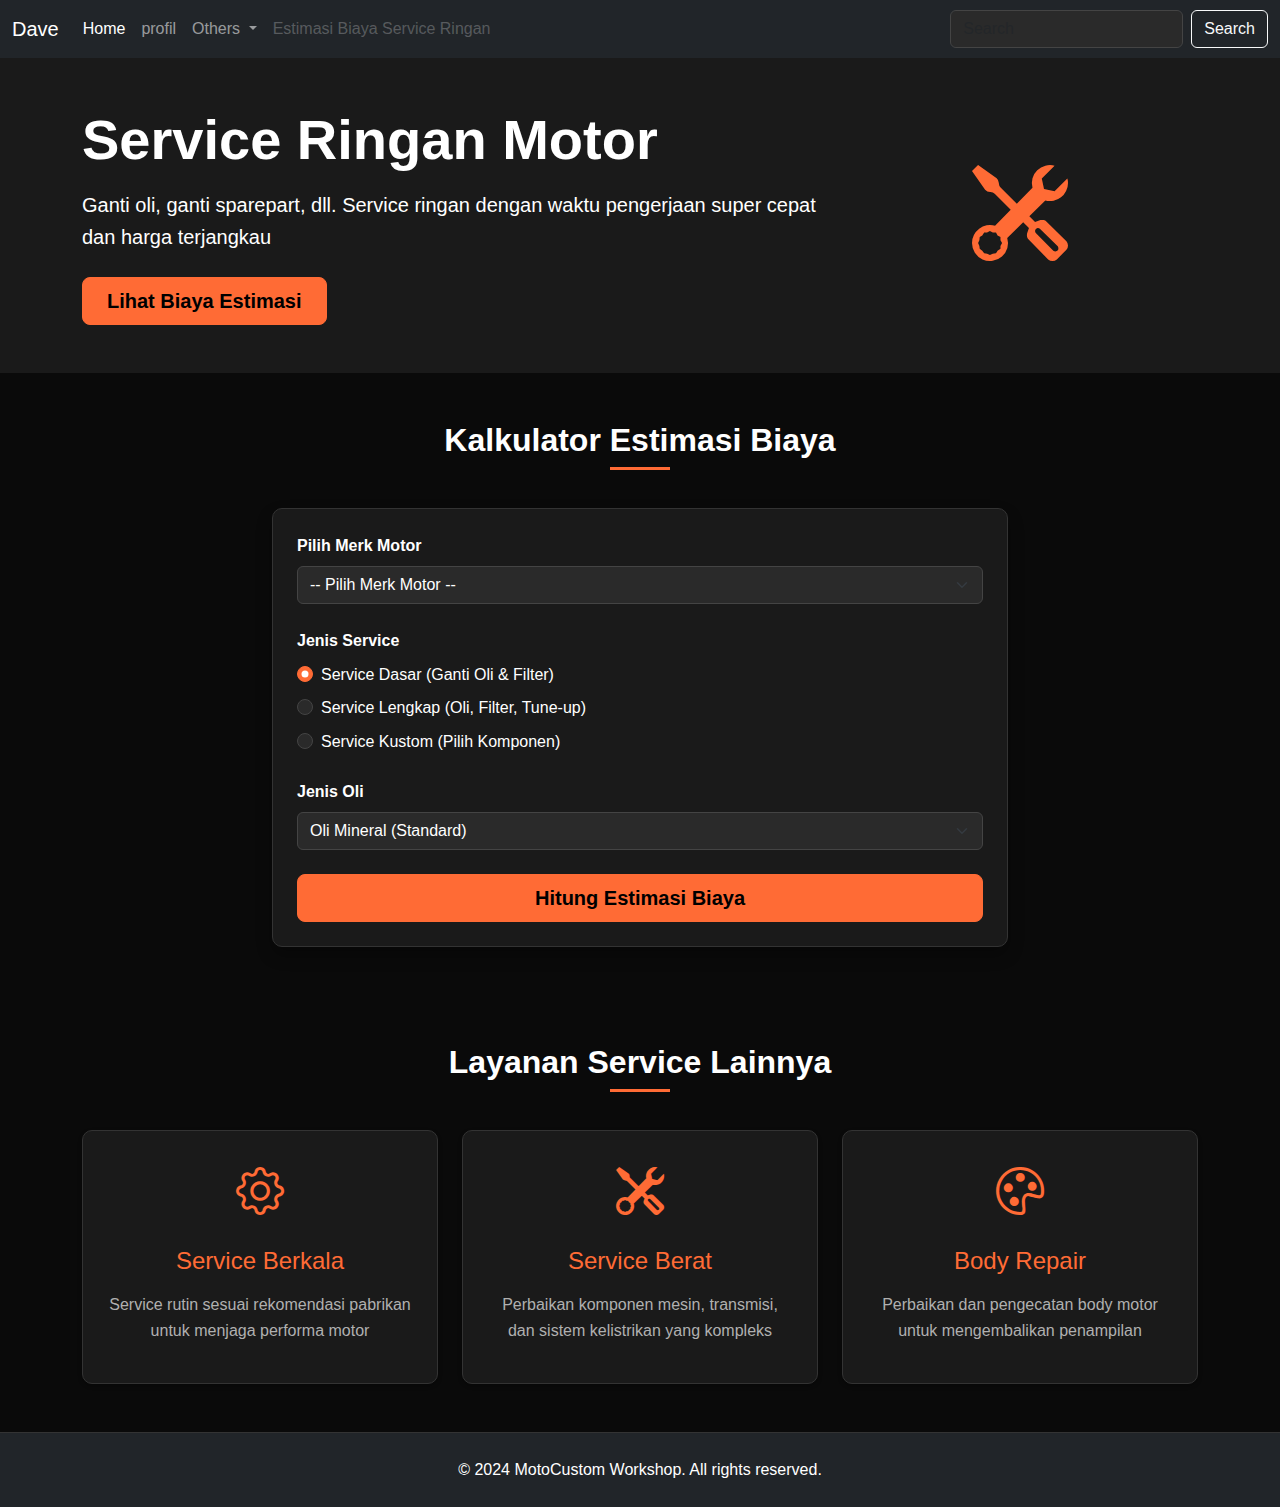
<file: service_ringan/index.html>
<!DOCTYPE html>
<html lang="id">
<head>
    <meta charset="UTF-8">
    <meta name="viewport" content="width=device-width, initial-scale=1.0">
    <title>Estimasi Biaya Service Motor</title>
    
    <link href="https://cdn.jsdelivr.net/npm/bootstrap@5.3.0/dist/css/bootstrap.min.css" rel="stylesheet">
    <link rel="stylesheet" href="https://cdn.jsdelivr.net/npm/bootstrap-icons@1.10.0/font/bootstrap-icons.css">
    <link rel="stylesheet" href="bootstrap-5.3.8-dist/css/bootstrap.css" />
    <link rel="stylesheet" href="style.css">
</head>
<body>
  <nav
      class="navbar navbar-expand-lg navbar-dark bg-dark text-light sticky-top"
    >
      <div class="container-fluid">
        <a class="navbar-brand" href="#">Dave</a>
        <button
          class="navbar-toggler"
          type="button"
          data-bs-toggle="collapse"
          data-bs-target="#navbarSupportedContent"
          aria-controls="navbarSupportedContent"
          aria-expanded="false"
          aria-label="Toggle navigation"
        >
          <span class="navbar-toggler-icon"></span>
        </button>
        <div class="collapse navbar-collapse" id="navbarSupportedContent">
          <ul class="navbar-nav me-auto mb-2 mb-lg-0">
            <li class="nav-item">
              <a class="nav-link active" aria-current="page" href="/">Home</a>
            </li>
            <li class="nav-item">
              <a class="nav-link" href="/profil">profil</a>
            </li>
            <li class="nav-item dropdown">
              <a
                class="nav-link dropdown-toggle"
                href="#"
                role="button"
                data-bs-toggle="dropdown"
                aria-expanded="false"
              >
                Others
              </a>
              <ul class="dropdown-menu">
                <li>
                  <a class="dropdown-item" href="/service_ringan">service ringan</a>
                </li>
                <li>
                  <a class="dropdown-item" href="/service_berat">service berat</a>
                </li>
                <li><a class="dropdown-item" href="/custom">custom</a></li>
                <li><hr class="dropdown-divider" /></li>
              </ul>
            </li>
            <li class="nav-item">
              <a class="nav-link disabled" aria-disabled="true">Estimasi Biaya Service Ringan</a>
            </li>
          </ul>
          <form class="d-flex" role="search">
            <input
              class="form-control me-2"
              type="search"
              placeholder="Search"
              aria-label="Search"
            />
            <button class="btn btn-outline-light" type="submit">Search</button>
          </form>
        </div>
      </div>
    </nav>
    

    <header class="service-header py-5">
        <div class="container">
            <div class="row align-items-center">
                <div class="col-lg-8">
                    <h1 class="display-4 fw-bold mb-3">Service Ringan Motor</h1>
                    <p class="lead mb-4">Ganti oli, ganti sparepart, dll. Service ringan dengan waktu pengerjaan super cepat dan harga terjangkau</p>
                    <a href="#calculator" class="btn btn-primary btn-lg px-4">Lihat Biaya Estimasi</a>
                </div>
                <div class="col-lg-4 text-center">
                    <div class="service-icon">
                        <i class="bi bi-tools"></i>
                    </div>
                </div>
            </div>
        </div>
    </header>


    <section id="calculator" class="py-5">
        <div class="container">
            <h2 class="section-title text-center mb-5">Kalkulator Estimasi Biaya</h2>
            
            <div class="row">
                <div class="col-lg-8 mx-auto">
                    <div class="calculator-card p-4 shadow">
                        <form id="serviceForm">
                            
                            <div class="mb-4">
                                <label for="motorBrand" class="form-label fw-bold">Pilih Merk Motor</label>
                                <select class="form-select" id="motorBrand" required>
                                    <option value="" selected disabled>-- Pilih Merk Motor --</option>
                                    <option value="honda">Honda</option>
                                    <option value="yamaha">Yamaha</option>
                                    <option value="suzuki">Suzuki</option>
                                    <option value="kawasaki">Kawasaki</option>
                                    <option value="vespa">Vespa</option>
                                    <option value="Harley Davidson">Harley Davidson</option>
                                    <option value="other">Lainnya</option>
                                </select>
                            </div>
                            
                            
                            <div class="mb-4">
                                <label class="form-label fw-bold">Jenis Service</label>
                                <div class="service-options">
                                    <div class="form-check mb-2">
                                        <input class="form-check-input" type="radio" name="serviceType" id="basicService" value="basic" checked>
                                        <label class="form-check-label" for="basicService">
                                            Service Dasar (Ganti Oli & Filter)
                                        </label>
                                    </div>
                                    <div class="form-check mb-2">
                                        <input class="form-check-input" type="radio" name="serviceType" id="fullService" value="full">
                                        <label class="form-check-label" for="fullService">
                                            Service Lengkap (Oli, Filter, Tune-up)
                                        </label>
                                    </div>
                                    <div class="form-check">
                                        <input class="form-check-input" type="radio" name="serviceType" id="customService" value="custom">
                                        <label class="form-check-label" for="customService">
                                            Service Kustom (Pilih Komponen)
                                        </label>
                                    </div>
                                </div>
                            </div>
                            
                            
                            <div class="mb-4" id="customComponents" style="display: none;">
                                <label class="form-label fw-bold">Pilih Komponen yang Akan Diganti</label>
                                <div class="components-list">
                                    <div class="form-check mb-2">
                                        <input class="form-check-input component-check" type="checkbox" id="oilChange" value="oil">
                                        <label class="form-check-label" for="oilChange">
                                            Ganti Oli Mesin
                                        </label>
                                    </div>
                                    <div class="form-check mb-2">
                                        <input class="form-check-input component-check" type="checkbox" id="oilFilter" value="oilFilter">
                                        <label class="form-check-label" for="oilFilter">
                                            Ganti Filter Oli
                                        </label>
                                    </div>
                                    <div class="form-check mb-2">
                                        <input class="form-check-input component-check" type="checkbox" id="airFilter" value="airFilter">
                                        <label class="form-check-label" for="airFilter">
                                            Ganti Filter Udara
                                        </label>
                                    </div>
                                    <div class="form-check mb-2">
                                        <input class="form-check-input component-check" type="checkbox" id="sparkPlug" value="sparkPlug">
                                        <label class="form-check-label" for="sparkPlug">
                                            Ganti Busi
                                        </label>
                                    </div>
                                    <div class="form-check mb-2">
                                        <input class="form-check-input component-check" type="checkbox" id="brakePads" value="brakePads">
                                        <label class="form-check-label" for="brakePads">
                                            Ganti Kampas Rem
                                        </label>
                                    </div>
                                    <div class="form-check">
                                        <input class="form-check-input component-check" type="checkbox" id="chainService" value="chainService">
                                        <label class="form-check-label" for="chainService">
                                            Service Rantai & Sproket
                                        </label>
                                    </div>
                                </div>
                            </div>
                            
                            
                            <div class="mb-4">
                                <label for="oilType" class="form-label fw-bold">Jenis Oli</label>
                                <select class="form-select" id="oilType">
                                    <option value="mineral" selected>Oli Mineral (Standard)</option>
                                    <option value="semi">Oli Semi Synthetic</option>
                                    <option value="full">Oli Full Synthetic</option>
                                </select>
                            </div>
                            
                            <div class="d-grid">
                                <button type="button" class="btn btn-primary btn-lg" id="calculateBtn">Hitung Estimasi Biaya</button>
                            </div>
                        </form>
                    </div>
                </div>
            </div>
        </div>
    </section>


    <section id="result" class="py-5 bg-light" style="display: none;">
        <div class="container">
            <div class="row">
                <div class="col-lg-8 mx-auto">
                    <div class="result-card p-4 shadow">
                        <h3 class="text-center mb-4">Estimasi Biaya Service</h3>
                        
                        <div class="row mb-4">
                            <div class="col-md-6">
                                <div class="detail-item">
                                    <h5>Rincian Biaya</h5>
                                    <ul class="list-group" id="costDetails">
                                        
                                    </ul>
                                </div>
                            </div>
                            <div class="col-md-6">
                                <div class="total-cost text-center">
                                    <h4>Total Estimasi</h4>
                                    <div class="price-display" id="totalCost">Rp 0</div>
                                    <p class="text-muted mt-2">*Harga dapat berubah sesuai kondisi aktual motor</p>
                                </div>
                            </div>
                        </div>
                        
                        <div class="text-center">
                            <button class="btn btn-outline-primary me-2" id="backBtn">Kembali ke Kalkulator</button>
                            <button class="btn btn-success" id="bookBtn">Booking Service Sekarang</button>
                        </div>
                    </div>
                </div>
            </div>
        </div>
    </section>

    
    <section class="py-5">
        <div class="container">
            <h2 class="section-title text-center mb-5">Layanan Service Lainnya</h2>
            
            <div class="row g-4">
                <div class="col-md-4">
                    <div class="service-card text-center p-4 shadow-sm">
                        <div class="service-icon mb-3">
                            <i class="bi bi-gear"></i>
                        </div>
                        <h4>Service Berkala</h4>
                        <p>Service rutin sesuai rekomendasi pabrikan untuk menjaga performa motor</p>
                    </div>
                </div>
                <div class="col-md-4">
                    <div class="service-card text-center p-4 shadow-sm">
                        <div class="service-icon mb-3">
                            <i class="bi bi-tools"></i>
                        </div>
                        <h4>Service Berat</h4>
                        <p>Perbaikan komponen mesin, transmisi, dan sistem kelistrikan yang kompleks</p>
                    </div>
                </div>
                <div class="col-md-4">
                    <div class="service-card text-center p-4 shadow-sm">
                        <div class="service-icon mb-3">
                            <i class="bi bi-palette"></i>
                        </div>
                        <h4>Body Repair</h4>
                        <p>Perbaikan dan pengecatan body motor untuk mengembalikan penampilan</p>
                    </div>
                </div>
            </div>
        </div>
    </section>

    
    <footer class="py-4 bg-dark text-white">
        <div class="container text-center">
            <p class="mb-0">&copy; 2024 MotoCustom Workshop. All rights reserved.</p>
        </div>
    </footer>

    
    <script src="https://cdn.jsdelivr.net/npm/bootstrap@5.3.0/dist/js/bootstrap.bundle.min.js"></script>
    <script src="script.js"></script>
</body>
</html>
</file>
<file: custom/style.css>
:root {
    --primary-orange: #ff6b35;
    --primary-dark: #0a0a0a;
    --primary-light: #ffffff;
    --secondary-dark: #1a1a1a;
    --border-dark: #333333;
}

* {
    margin: 0;
    padding: 0;
    box-sizing: border-box;
}

body {
    font-family: 'Segoe UI', Tahoma, Geneva, Verdana, sans-serif;
    background-color: var(--primary-dark)!important;
    color: var(--primary-light);
    line-height: 1.6;
}

.container {
    max-width: 1200px;
    margin: 0 auto;
    padding: 0 20px;
}


.custom-header {
    background: linear-gradient(135deg, var(--secondary-dark) 0%, var(--primary-dark) 100%);
    padding: 4rem 0;
    border-bottom: 1px solid var(--border-dark);
}

.custom-header .display-4 {
    font-weight: bold;
    margin-bottom: 1rem;
}

.custom-header .lead {
    color: var(--primary-light);
    opacity: 0.9;
    margin-bottom: 2rem;
    font-size: 1.2rem;
}

.service-icon {
    font-size: 6rem;
    color: var(--primary-orange);
    text-align: center;
}


.section-title {
    text-align: center;
    font-size: 2.2rem;
    margin-bottom: 3rem;
    color: var(--primary-light);
    position: relative;
}

.section-title::after {
    content: '';
    position: absolute;
    bottom: -10px;
    left: 50%;
    transform: translateX(-50%);
    width: 60px;
    height: 3px;
    background-color: var(--primary-orange);
}


.calculator-card {
    background-color: var(--secondary-dark);
    border-radius: 10px;
    padding: 2rem;
    border-top: 4px solid var(--primary-orange);
    border: 1px solid var(--border-dark);
    margin-bottom: 2rem;
}


.form-label {
    color: var(--primary-light);
    font-weight: 600;
    margin-bottom: 0.75rem;
    display: block;
    font-size: 1.1rem;
}

.form-select {
    background-color: var(--primary-dark);
    border: 1px solid var(--border-dark);
    color: var(--primary-light);
    padding: 0.75rem;
    border-radius: 5px;
    width: 100%;
}

.form-select:focus {
    border-color: var(--primary-orange);
    outline: none;
    box-shadow: 0 0 0 2px rgba(255, 107, 53, 0.25);
}


.package-options {
    display: flex;
    flex-direction: column;
    gap: 1rem;
}

.package-card {
    position: relative;
}

.package-input {
    position: absolute;
    opacity: 0;
}

.package-label {
    display: block;
    background-color: var(--primary-dark);
    border: 2px solid var(--border-dark);
    border-radius: 8px;
    padding: 1.5rem;
    cursor: pointer;
    transition: all 0.3s ease;
}

.package-input:checked + .package-label {
    border-color: var(--primary-orange);
    background-color: rgba(255, 107, 53, 0.05);
}

.package-label:hover {
    border-color: var(--primary-orange);
}

.package-header {
    display: flex;
    justify-content: space-between;
    align-items: center;
    margin-bottom: 1rem;
}

.package-header h5 {
    color: var(--primary-orange);
    margin: 0;
}

.package-price {
    color: var(--primary-orange);
    font-weight: bold;
    font-size: 1.1rem;
}

.package-label p {
    color: var(--primary-light);
    opacity: 0.9;
    margin-bottom: 1rem;
}

.package-label ul {
    list-style: none;
    padding-left: 0;
    margin-bottom: 0;
}

.package-label li {
    color: var(--primary-light);
    opacity: 0.9;
    margin-bottom: 0.5rem;
    padding-left: 1.5rem;
    position: relative;
}

.package-label li:before {
    content: '✓';
    color: var(--primary-orange);
    position: absolute;
    left: 0;
}


.components-grid {
    margin: 1.5rem 0;
}

.component-checkbox {
    background-color: var(--primary-dark);
    border: 1px solid var(--border-dark);
    border-radius: 8px;
    padding: 1rem;
    margin-bottom: 0.75rem;
    transition: all 0.3s ease;
    cursor: pointer;
}

.component-checkbox:hover {
    border-color: var(--primary-orange);
    transform: translateY(-2px);
}

.component-checkbox input[type="checkbox"] {
    margin-right: 0.75rem;
    transform: scale(1.2);
}

.component-checkbox label {
    color: var(--primary-light);
    cursor: pointer;
    display: flex;
    align-items: center;
    margin: 0;
}

.component-checkbox .bi {
    color: var(--primary-orange);
    margin-right: 0.5rem;
    font-size: 1.2rem;
    width: 20px;
    text-align: center;
}


.service-checkbox {
    margin-bottom: 1rem;
}

.service-checkbox input[type="checkbox"] {
    margin-right: 0.75rem;
    transform: scale(1.2);
}

.service-checkbox label {
    color: var(--primary-light);
    cursor: pointer;
}


.btn {
    padding: 0.75rem 2rem;
    border-radius: 8px;
    font-weight: 600;
    border: none;
    cursor: pointer;
    transition: all 0.3s ease;
    text-decoration: none;
    display: inline-block;
    text-align: center;
}

.btn-primary {
    background-color: var(--primary-orange);
    color: var(--primary-dark);
}

.btn-primary:hover {
    background-color: #e55a2b;
    transform: translateY(-2px);
    box-shadow: 0 4px 12px rgba(255, 107, 53, 0.3);
}

.btn-outline-primary {
    background-color: transparent;
    border: 2px solid var(--primary-orange);
    color: var(--primary-orange);
}

.btn-outline-primary:hover {
    background-color: var(--primary-orange);
    color: var(--primary-dark);
}

.btn-outline-light {
    background-color: transparent;
    border: 2px solid var(--primary-light);
    color: var(--primary-light);
}

.btn-outline-light:hover {
    background-color: var(--primary-light);
    color: var(--primary-dark);
}

.btn-success {
    background-color: var(--primary-orange);
    color: var(--primary-dark);
}

.btn-success:hover {
    background-color: #e55a2b;
    transform: translateY(-2px);
}


#result {
    background-color: var(--primary-dark);
    padding: 4rem 0;
}

.result-card {
    background-color: var(--secondary-dark);
    border-radius: 10px;
    padding: 2rem;
    border-top: 4px solid var(--primary-orange);
    border: 1px solid var(--border-dark);
}

.price-display {
    font-size: 2.5rem;
    font-weight: bold;
    color: var(--primary-orange);
    margin: 1rem 0;
}

.estimated-time {
    color: var(--primary-light);
    opacity: 0.8;
    margin: 1rem 0;
}

.detail-item h5 {
    color: var(--primary-orange);
    margin-bottom: 1rem;
    font-size: 1.3rem;
}

.list-group-item {
    display: flex;
    justify-content: space-between;
    align-items: center;
    padding: 0.75rem 0;
    border-bottom: 1px solid var(--border-dark);
    color: var(--primary-light);
}

.list-group-item:last-child {
    border-bottom: none;
}


.info-card {
    background-color: var(--primary-dark);
    padding: 1.25rem;
    border-radius: 8px;
    border-left: 4px solid var(--primary-orange);
    margin-bottom: 1rem;
    height: 100%;
}

.info-card h6 {
    color: var(--primary-orange);
    margin-bottom: 0.5rem;
    font-size: 1.1rem;
    display: flex;
    align-items: center;
}

.info-card p {
    color: var(--primary-light);
    opacity: 0.9;
    margin: 0;
}


.portfolio-card {
    background-color: var(--secondary-dark);
    border-radius: 10px;
    overflow: hidden;
    border: 1px solid var(--border-dark);
    transition: all 0.3s ease;
    height: 100%;
}

.portfolio-card:hover {
    border-color: var(--primary-orange);
    transform: translateY(-5px);
}

.portfolio-image {
    height: 200px;
    overflow: hidden;
}

.portfolio-image img {
    width: 100%;
    height: 100%;
    object-fit: cover;
    transition: transform 0.3s ease;
}

.portfolio-card:hover .portfolio-image img {
    transform: scale(1.05);
}

.portfolio-content {
    padding: 1.5rem;
}

.portfolio-content h5 {
    color: var(--primary-orange);
    margin-bottom: 0.75rem;
}

.portfolio-content p {
    color: var(--primary-light);
    opacity: 0.9;
    margin: 0;
}


footer {
    background-color: var(--secondary-dark);
    padding: 2rem 0;
    border-top: 1px solid var(--border-dark);
    text-align: center;
}

footer p {
    color: var(--primary-light);
    opacity: 0.8;
    margin: 0;
}

.footer-links {
    margin-top: 1rem;
}

.footer-links a {
    color: var(--primary-light);
    opacity: 0.8;
    text-decoration: none;
    margin: 0 0.75rem;
    transition: opacity 0.3s ease;
}

.footer-links a:hover {
    opacity: 1;
    color: var(--primary-orange);
}


.text-center {
    text-align: center;
}

.text-muted {
    color: var(--primary-light);
    opacity: 0.7;
}

.text-primary {
    color: var(--primary-orange) !important;
}

.mb-0 { margin-bottom: 0; }
.mb-3 { margin-bottom: 1rem; }
.mb-4 { margin-bottom: 1.5rem; }
.mb-5 { margin-bottom: 3rem; }

.mt-2 { margin-top: 0.5rem; }
.mt-3 { margin-top: 1rem; }

.me-2 { margin-right: 0.5rem; }
.ms-2 { margin-left: 0.5rem; }

.p-4 { padding: 1.5rem; }
.py-4 { padding-top: 1.5rem; padding-bottom: 1.5rem; }
.py-5 { padding-top: 3rem; padding-bottom: 3rem; }


.row {
    display: flex;
    flex-wrap: wrap;
    margin: 0 -15px;
}

.col-md-4, .col-md-6, .col-lg-8, .col-lg-10, .col-lg-4 {
    padding: 0 15px;
}

.col-md-4 {
    flex: 0 0 33.333333%;
    max-width: 33.333333%;
}

.col-md-6 {
    flex: 0 0 50%;
    max-width: 50%;
}

.col-lg-8 {
    flex: 0 0 66.666667%;
    max-width: 66.666667%;
}

.col-lg-10 {
    flex: 0 0 83.333333%;
    max-width: 83.333333%;
}

.col-lg-4 {
    flex: 0 0 33.333333%;
    max-width: 33.333333%;
}

.d-grid {
    display: grid;
}


@media (max-width: 768px) {
    .custom-header .display-4 {
        font-size: 2.5rem;
    }
    
    .section-title {
        font-size: 1.8rem;
    }
    
    .price-display {
        font-size: 2rem;
    }
    
    .service-icon {
        font-size: 4rem;
    }
    
    .calculator-card,
    .result-card {
        padding: 1.5rem;
    }
    
    .package-header {
        flex-direction: column;
        align-items: flex-start;
    }
    
    .package-price {
        margin-top: 0.5rem;
    }
    
    .col-md-4, .col-md-6 {
        flex: 0 0 100%;
        max-width: 100%;
        margin-bottom: 1rem;
    }
    
    .btn {
        width: 100%;
        margin-bottom: 0.5rem;
    }
    
    .d-flex {
        flex-direction: column;
    }
}
</file>
<file: profil/style.css>
* {
  margin: 0;
  padding: 0;
  box-sizing: border-box;
}

:root {
  --primary-color: #ff6b35;
  --secondary-color: #1a1a1a;
  --accent-color: #ff8c00;
  --text-primary: #ffffff;
  --text-secondary: #b0b0b0;
  --bg-dark: #0a0a0a;
  --bg-card: #1a1a1a;
  --bg-hover: #2a2a2a;
  --border-color: #333;
}

body {
  font-family: "Segoe UI", Tahoma, Geneva, Verdana, sans-serif;
  background-color: var(--bg-dark);
  color: var(--text-primary);
  line-height: 1.6;
}

.container {
  max-width: 1200px;
  margin: 0 auto;
  padding: 0 20px;
}


.profile-header {
  padding: 4rem 0;
  background: linear-gradient(135deg, var(--bg-card) 0%, var(--bg-dark) 100%);
}

.header-content {
  display: flex;
  align-items: center;
  gap: 3rem;
}

.profile-image {
  flex-shrink: 0;
}

.profile-img {
  width: 200px;
  height: 200px;
  border-radius: 50%;
  object-fit: cover;
  border: 4px solid var(--primary-color);
}

.profile-name {
  font-size: 2.5rem;
  margin-bottom: 0.5rem;
  color: var(--text-primary);
}

.profile-tagline {
  font-size: 1.2rem;
  color: var(--text-secondary);
  margin-bottom: 1rem;
}

.social-links {
  display: flex;
  gap: 1rem;
}

.social-link {
  color: var(--primary-color);
  text-decoration: none;
  padding: 0.5rem 1rem;
  border: 1px solid var(--primary-color);
  border-radius: 5px;
  transition: all 0.3s ease;
}

.social-link:hover {
  background-color: var(--primary-color);
  color: var(--bg-dark);
}


section {
  padding: 4rem 0;
}

.section-title {
  text-align: center;
  font-size: 2rem;
  margin-bottom: 3rem;
  color: var(--primary-color);
  position: relative;
}

.section-title::after {
  content: "";
  position: absolute;
  bottom: -10px;
  left: 50%;
  transform: translateX(-50%);
  width: 60px;
  height: 3px;
  background-color: var(--primary-color);
}


.about-content {
  display: grid;
  grid-template-columns: 1fr 1fr;
  gap: 3rem;
  align-items: start;
}

.about-text p {
  margin-bottom: 1rem;
  color: var(--text-secondary);
}

.vision-mission {
  display: flex;
  flex-direction: column;
  gap: 2rem;
}

.vision,
.mission {
  background-color: var(--bg-card);
  padding: 1.5rem;
  border-radius: 10px;
  border-left: 4px solid var(--primary-color);
}

.vision h3,
.mission h3 {
  color: var(--primary-color) !important;
  margin-bottom: 1rem;
  font-size: 1.3rem;
  font-weight: 600;
}

.vision p,
.mission p {
  color: var(--text-secondary);
}

.mission ul {
  list-style: none;
  padding-left: 0;
}

.mission li {
  margin-bottom: 0.5rem;
  color: var(--text-secondary);
  position: relative;
  padding-left: 1.5rem;
}

.mission li::before {
  content: "▸";
  color: var(--primary-color);
  position: absolute;
  left: 0;
}


.skills-grid {
  display: grid;
  grid-template-columns: 1fr 1fr;
  gap: 3rem;
  margin-bottom: 3rem;
}

.skill-category h3 {
  color: var(--primary-color);
  margin-bottom: 1.5rem;
}

.skill-item {
  margin-bottom: 1.5rem;
}

.skill-name {
  display: block;
  margin-bottom: 0.5rem;
  color: var(--primary-color);
}

.skill-bar {
  background-color: var(--bg-card);
  height: 8px;
  border-radius: 4px;
  overflow: hidden;
}

.skill-level {
  height: 100%;
  background: linear-gradient(90deg, var(--primary-color), var(--accent-color));
  border-radius: 4px;
  width: 0;
  transition: width 1s ease-in-out;
}

.tools-section h3 {
  color: var(--primary-color);
  margin-bottom: 1rem;
}

.tools-list {
  display: flex;
  flex-wrap: wrap;
  gap: 1rem;
}

.tool-tag {
  background-color: var(--bg-card);
  color: var(--text-primary);
  padding: 0.5rem 1rem;
  border-radius: 20px;
  border: 1px solid var(--border-color);
}


.cert-grid {
  display: grid;
  grid-template-columns: repeat(auto-fit, minmax(300px, 1fr));
  gap: 2rem;
}

.cert-card {
  background-color: var(--bg-card);
  padding: 2rem;
  border-radius: 10px;
  text-align: center;
  border: 1px solid var(--border-color);
  transition: transform 0.3s ease;
}

.cert-card:hover {
  transform: translateY(-5px);
  border-color: var(--primary-color);
}

.cert-icon {
  font-size: 3rem;
  margin-bottom: 1rem;
}

.cert-card h3 {
  color: var(--text-primary);
  margin-bottom: 0.5rem;
}

.cert-card p {
  color: var(--text-secondary);
}


.testimonials-slider {
  position: relative;
  max-width: 800px;
  margin: 0 auto;
  overflow: hidden;
}

.testimonial-card {
  display: none;
  background-color: var(--bg-card);
  padding: 2rem;
  border-radius: 10px;
  border-left: 4px solid var(--primary-color);
}

.testimonial-card.active {
  display: block;
  animation: fadeIn 0.5s ease;
}

@keyframes fadeIn {
  from {
    opacity: 0;
  }
  to {
    opacity: 1;
  }
}

.testimonial-text {
  font-style: italic;
  color: var(--text-secondary);
  margin-bottom: 1.5rem;
  font-size: 1.1rem;
}

.client-info {
  display: flex;
  flex-direction: column;
}

.client-info strong {
  color: var(--text-primary);
}

.client-info span {
  color: var(--text-secondary);
  font-size: 0.9rem;
}

.slider-controls {
  display: flex;
  justify-content: center;
  align-items: center;
  gap: 1rem;
  margin-top: 2rem;
}

.slider-btn {
  background-color: var(--primary-color);
  color: var(--bg-dark);
  border: none;
  width: 40px;
  height: 40px;
  border-radius: 50%;
  cursor: pointer;
  font-size: 1.2rem;
  transition: background-color 0.3s ease;
}

.slider-btn:hover {
  background-color: var(--accent-color);
}

.slider-dots {
  display: flex;
  gap: 0.5rem;
}

.dot {
  width: 10px;
  height: 10px;
  border-radius: 50%;
  background-color: var(--text-secondary);
  cursor: pointer;
  transition: background-color 0.3s ease;
}

.dot.active {
  background-color: var(--primary-color);
}


.cta-section {
  background: linear-gradient(
    135deg,
    var(--bg-card) 0%,
    var(--secondary-color) 100%
  );
  text-align: center;
  padding: 4rem 0;
}

.cta-section h2 {
  font-size: 2.5rem;
  margin-bottom: 1rem;
}

.cta-section p {
  color: var(--text-secondary);
  margin-bottom: 2rem;
  font-size: 1.1rem;
}

.cta-buttons {
  display: flex;
  gap: 1rem;
  justify-content: center;
  flex-wrap: wrap;
}

.cta-btn {
  padding: 1rem 2rem;
  text-decoration: none;
  border-radius: 5px;
  font-weight: bold;
  transition: all 0.3s ease;
}

.cta-btn.primary {
  background-color: var(--primary-color);
  color: var(--bg-dark);
}

.cta-btn.secondary {
  background-color: transparent;
  color: var(--primary-color);
  border: 2px solid var(--primary-color);
}

.cta-btn:hover {
  transform: translateY(-2px);
  box-shadow: 0 5px 15px rgba(255, 107, 53, 0.3);
}


.footer {
  background-color: var(--bg-card);
  padding: 2rem 0;
  text-align: center;
  border-top: 1px solid var(--border-color);
}

.footer p {
  color: var(--text-secondary);
}


@media (max-width: 768px) {
  .header-content {
    flex-direction: column;
    text-align: center;
  }

  .about-content {
    grid-template-columns: 1fr;
  }

  .skills-grid {
    grid-template-columns: 1fr;
  }

  .social-links {
    justify-content: center;
  }

  .cta-buttons {
    flex-direction: column;
    align-items: center;
  }

  .cta-btn {
    width: 100%;
    max-width: 300px;
    text-align: center;
  }
}
</file>
<file: service_berat/style.css>
:root {
    --primary-color: #ff6b35;
    --secondary-color: #1a1a1a;
    --accent-color: #ff8c00;
    --text-primary: #ffffff;
    --text-secondary: #b0b0b0;
    --bg-dark: #0a0a0a;
    --bg-card: #1a1a1a;
    --bg-hover: #2a2a2a;
    --border-color: #333333;
    --input-bg: #2a2a2a;
    --input-border: #444444;
    --input-text: #ffffff;
    --success-color: #198754;
    --warning-color: #ffc107;
    --info-color: #0dcaf0;
}


body {
    font-family: 'Segoe UI', Tahoma, Geneva, Verdana, sans-serif;
    background-color: var(--bg-dark)!important;
    color: var(--text-primary);
    line-height: 1.6;
}

.section-title {
    position: relative;
    margin-bottom: 2rem;
    font-weight: 700;
    color: var(--text-primary);
}

.section-title:after {
    content: '';
    position: absolute;
    bottom: -10px;
    left: 50%;
    transform: translateX(-50%);
    width: 60px;
    height: 3px;
    background-color: var(--primary-color);
}


.heavy-header {
    background: linear-gradient(135deg, var(--bg-card) 0%, var(--secondary-color) 100%);
    color: var(--text-primary);
    border-bottom: 1px solid var(--border-color);
}

.heavy-header .service-icon {
    font-size: 6rem;
    color: var(--primary-color);
}


.calculator-card {
    background-color: var(--bg-card);
    border-radius: 10px;
    border-top: 4px solid var(--primary-color);
    border: 1px solid var(--border-color);
}


.problem-checkbox {
    padding: 0.75rem;
    border: 1px solid var(--border-color);
    border-radius: 8px;
    margin-bottom: 0.5rem;
    transition: all 0.3s ease;
}

.problem-checkbox:hover {
    border-color: var(--primary-color);
    background-color: rgba(255, 107, 53, 0.05);
}

.problem-checkbox .form-check-input:checked {
    background-color: var(--primary-color);
    border-color: var(--primary-color);
}

.problem-checkbox .form-check-label {
    cursor: pointer;
    color: var(--text-primary);
    width: 100%;
}


.form-label {
    color: var(--text-primary);
    font-weight: 600;
}

.form-select,
.form-control {
    background-color: var(--input-bg);
    border-color: var(--input-border);
    color: var(--input-text);
}

.form-select:focus,
.form-control:focus {
    background-color: var(--input-bg);
    border-color: var(--primary-color);
    color: var(--input-text);
    box-shadow: 0 0 0 0.25rem rgba(255, 107, 53, 0.25);
}

.form-select option {
    background-color: var(--bg-card);
    color: var(--text-primary);
}


.btn-primary {
    background-color: var(--primary-color);
    border-color: var(--primary-color);
    color: #000000;
    font-weight: 600;
}

.btn-primary:hover {
    background-color: var(--accent-color);
    border-color: var(--accent-color);
    color: #000000;
}

.btn-outline-primary {
    border-color: var(--primary-color);
    color: var(--primary-color);
}

.btn-outline-primary:hover {
    background-color: var(--primary-color);
    border-color: var(--primary-color);
    color: #000000;
}

.btn-outline-light {
    border-color: var(--text-secondary);
    color: var(--text-secondary);
}

.btn-outline-light:hover {
    background-color: var(--text-secondary);
    border-color: var(--text-secondary);
    color: #000000;
}

.btn-success {
    background-color: var(--success-color);
    border-color: var(--success-color);
}

.btn-warning {
    background-color: var(--warning-color);
    border-color: var(--warning-color);
    color: #000000;
}


.result-card {
    background-color: var(--bg-card);
    border-radius: 10px;
    border-top: 4px solid var(--primary-color);
    border: 1px solid var(--border-color);
}

.price-display {
    font-size: 2.5rem;
    font-weight: bold;
    color: var(--primary-color);
    margin: 1rem 0;
}

.estimated-time {
    color: var(--text-secondary);
    font-size: 1.1rem;
}

.detail-item h5 {
    color: var(--primary-color);
    margin-bottom: 1rem;
}

.list-group-item {
    display: flex;
    justify-content: space-between;
    align-items: center;
    border: none;
    padding: 0.75rem 0;
    border-bottom: 1px solid var(--border-color);
    background-color: transparent;
    color: var(--text-primary);
}

.list-group-item:last-child {
    border-bottom: none;
}


.info-card {
    background-color: rgba(255, 255, 255, 0.05);
    padding: 1rem;
    border-radius: 8px;
    border-left: 3px solid var(--primary-color);
}

.info-card h6 {
    color: var(--primary-color);
    margin-bottom: 0.5rem;
}


.service-card {
    background-color: var(--bg-card);
    border-radius: 10px;
    transition: transform 0.3s ease;
    border: 1px solid var(--border-color);
}

.service-card:hover {
    transform: translateY(-5px);
    border-color: var(--primary-color);
}

.service-card .service-icon {
    font-size: 3rem;
    color: var(--primary-color);
}

.service-card h4 {
    color: var(--primary-color);
    margin-bottom: 1rem;
}

.service-card p {
    color: var(--text-secondary);
    margin-bottom: 1.5rem;
}

.service-features {
    list-style: none;
    padding-left: 0;
}

.service-features li {
    position: relative;
    padding-left: 1.5rem;
    margin-bottom: 0.5rem;
    color: var(--text-secondary);
}

.service-features li:before {
    content: '✓';
    color: var(--primary-color);
    position: absolute;
    left: 0;
}


.alert-info {
    background-color: rgba(13, 202, 240, 0.1);
    border-color: var(--info-color);
    color: var(--text-primary);
}

.alert-info .bi-info-circle {
    color: var(--info-color);
}


footer {
    border-top: 1px solid var(--border-color);
}

.footer-links a {
    text-decoration: none;
}

.footer-links a:hover {
    text-decoration: underline;
}


.form-check-input {
    background-color: var(--input-bg);
    border: 1px solid var(--input-border);
}

.form-check-input:checked {
    background-color: var(--primary-color);
    border-color: var(--primary-color);
}

.form-check-label {
    color: var(--text-primary);
}


.text-muted {
    color: var(--text-secondary) !important;
}


@media (max-width: 768px) {
    .heavy-header .display-4 {
        font-size: 2.5rem;
    }
    
    .price-display {
        font-size: 2rem;
    }
    
    .service-icon {
        font-size: 4rem;
    }
    
    .btn-lg {
        padding: 0.5rem 1rem;
        font-size: 1rem;
    }
}


.bg-dark {
    background-color: var(--bg-dark) !important;
}

.shadow {
    box-shadow: 0 0.5rem 1rem rgba(0, 0, 0, 0.3) !important;
}

.shadow-sm {
    box-shadow: 0 0.125rem 0.25rem rgba(0, 0, 0, 0.3) !important;
}
</file>
<file: service_ringan/style.css>
:root {
    --primary-color: #ff6b35;
    --secondary-color: #1a1a1a;
    --accent-color: #ff8c00;
    --text-primary: #ffffff;
    --text-secondary: #b0b0b0;
    --bg-dark: #0a0a0a;
    --bg-card: #1a1a1a;
    --bg-hover: #2a2a2a;
    --border-color: #333333;
    --input-bg: #2a2a2a;
    --input-border: #444444;
    --input-text: #ffffff;
}


body {
    font-family: 'Segoe UI', Tahoma, Geneva, Verdana, sans-serif;
    background-color: var(--bg-dark);
    color: var(--text-primary);
    line-height: 1.6;
}

.section-title {
    position: relative;
    margin-bottom: 2rem;
    font-weight: 700;
    color: var(--text-primary);
}

.section-title:after {
    content: '';
    position: absolute;
    bottom: -10px;
    left: 50%;
    transform: translateX(-50%);
    width: 60px;
    height: 3px;
    background-color: var(--primary-color);
}


.service-header {
    background: linear-gradient(135deg, var(--bg-card) 0%, var(--secondary-color) 100%);
    color: var(--text-primary);
}

.service-icon {
    font-size: 6rem;
    color: var(--primary-color);
}


.calculator-card {
    background-color: var(--bg-card);
    border-radius: 10px;
    border-top: 4px solid var(--primary-color);
    border: 1px solid var(--border-color);
}

.service-options .form-check-label,
.components-list .form-check-label {
    cursor: pointer;
    color: var(--text-primary);
}

.form-check-input:checked {
    background-color: var(--primary-color);
    border-color: var(--primary-color);
}

.form-select:focus,
.form-check-input:focus {
    border-color: var(--primary-color);
    box-shadow: 0 0 0 0.25rem rgba(255, 107, 53, 0.25);
}


.form-label {
    color: var(--text-primary);
    font-weight: 600;
}

.form-select,
.form-control {
    background-color: var(--input-bg);
    border-color: var(--input-border);
    color: var(--input-text);
}

.form-select:focus,
.form-control:focus {
    background-color: var(--input-bg);
    border-color: var(--primary-color);
    color: var(--input-text);
    box-shadow: 0 0 0 0.25rem rgba(255, 107, 53, 0.25);
}

.form-select option {
    background-color: var(--bg-card);
    color: var(--text-primary);
}


.btn-primary {
    background-color: var(--primary-color);
    border-color: var(--primary-color);
    color: #000000;
    font-weight: 600;
}

.btn-primary:hover {
    background-color: var(--accent-color);
    border-color: var(--accent-color);
    color: #000000;
}

.btn-outline-primary {
    border-color: var(--primary-color);
    color: var(--primary-color);
}

.btn-outline-primary:hover {
    background-color: var(--primary-color);
    border-color: var(--primary-color);
    color: #000000;
}

.btn-success {
    background-color: #198754;
    border-color: #198754;
}


#result {
    background-color: var(--bg-dark) !important;
}

.result-card {
    background-color: var(--bg-card);
    border-radius: 10px;
    border-top: 4px solid var(--primary-color);
    border: 1px solid var(--border-color);
}

.price-display {
    font-size: 2.5rem;
    font-weight: bold;
    color: var(--primary-color);
    margin: 1rem 0;
}

.detail-item h5 {
    color: var(--primary-color);
    margin-bottom: 1rem;
}

.list-group-item {
    display: flex;
    justify-content: space-between;
    align-items: center;
    border: none;
    padding: 0.75rem 0;
    border-bottom: 1px solid var(--border-color);
    background-color: transparent;
    color: var(--text-primary);
}

.list-group-item:last-child {
    border-bottom: none;
}


.service-card {
    background-color: var(--bg-card);
    border-radius: 10px;
    transition: transform 0.3s ease;
    height: 100%;
    border: 1px solid var(--border-color);
}

.service-card:hover {
    transform: translateY(-5px);
    border-color: var(--primary-color);
}

.service-card .service-icon {
    font-size: 3rem;
    color: var(--primary-color);
}

.service-card h4 {
    color: var(--primary-color);
    margin-bottom: 1rem;
}

.service-card p {
    color: var(--text-secondary);
}


footer {
    background-color: var(--bg-card) !important;
    border-top: 1px solid var(--border-color);
}


.form-check-input {
    background-color: var(--input-bg);
    border: 1px solid var(--input-border);
}

.form-check-input:checked {
    background-color: var(--primary-color);
    border-color: var(--primary-color);
}

.form-check-label {
    color: var(--text-primary);
}


.text-muted {
    color: var(--text-secondary) !important;
}


@media (max-width: 768px) {
    .service-header .display-4 {
        font-size: 2.5rem;
    }
    
    .price-display {
        font-size: 2rem;
    }
    
    .service-icon {
        font-size: 4rem;
    }
}


.bg-light {
    background-color: var(--bg-card) !important;
}

.shadow {
    box-shadow: 0 0.5rem 1rem rgba(0, 0, 0, 0.3) !important;
}

.shadow-sm {
    box-shadow: 0 0.125rem 0.25rem rgba(0, 0, 0, 0.3) !important;
}
</file>
